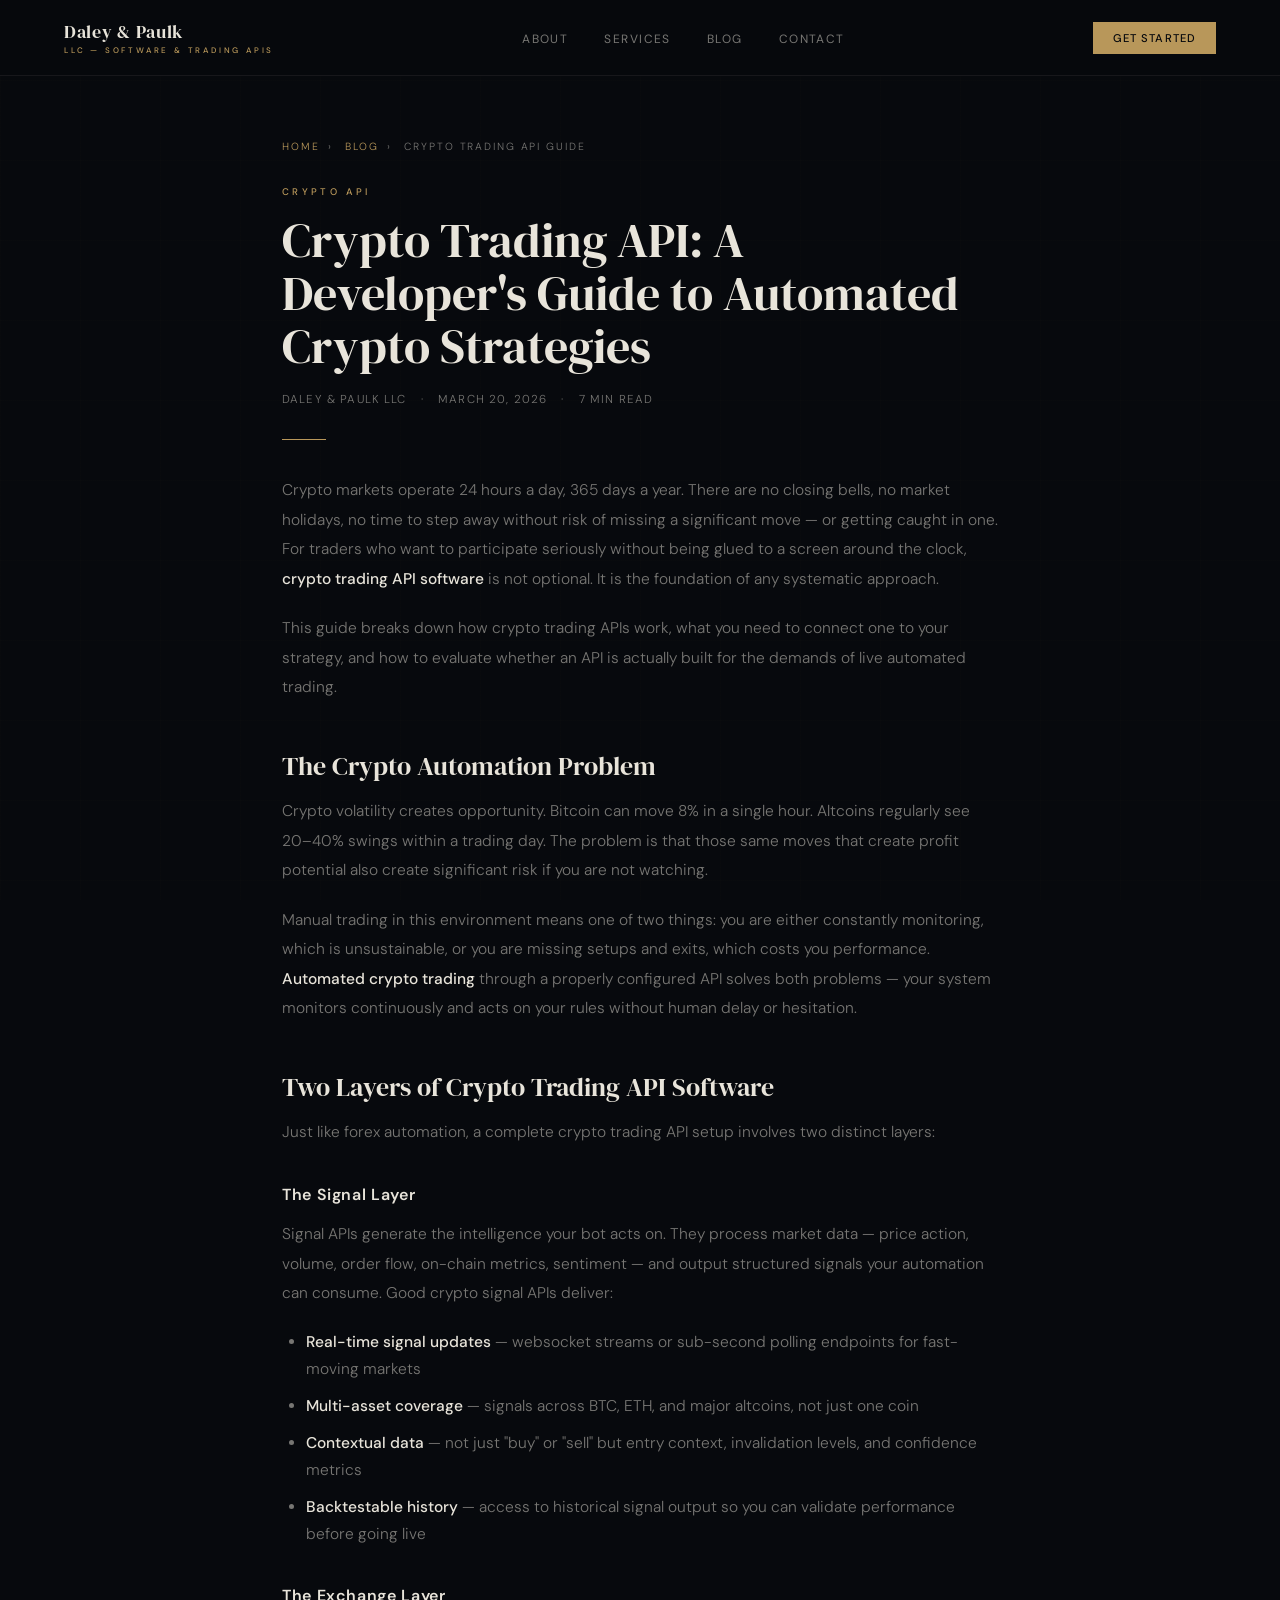
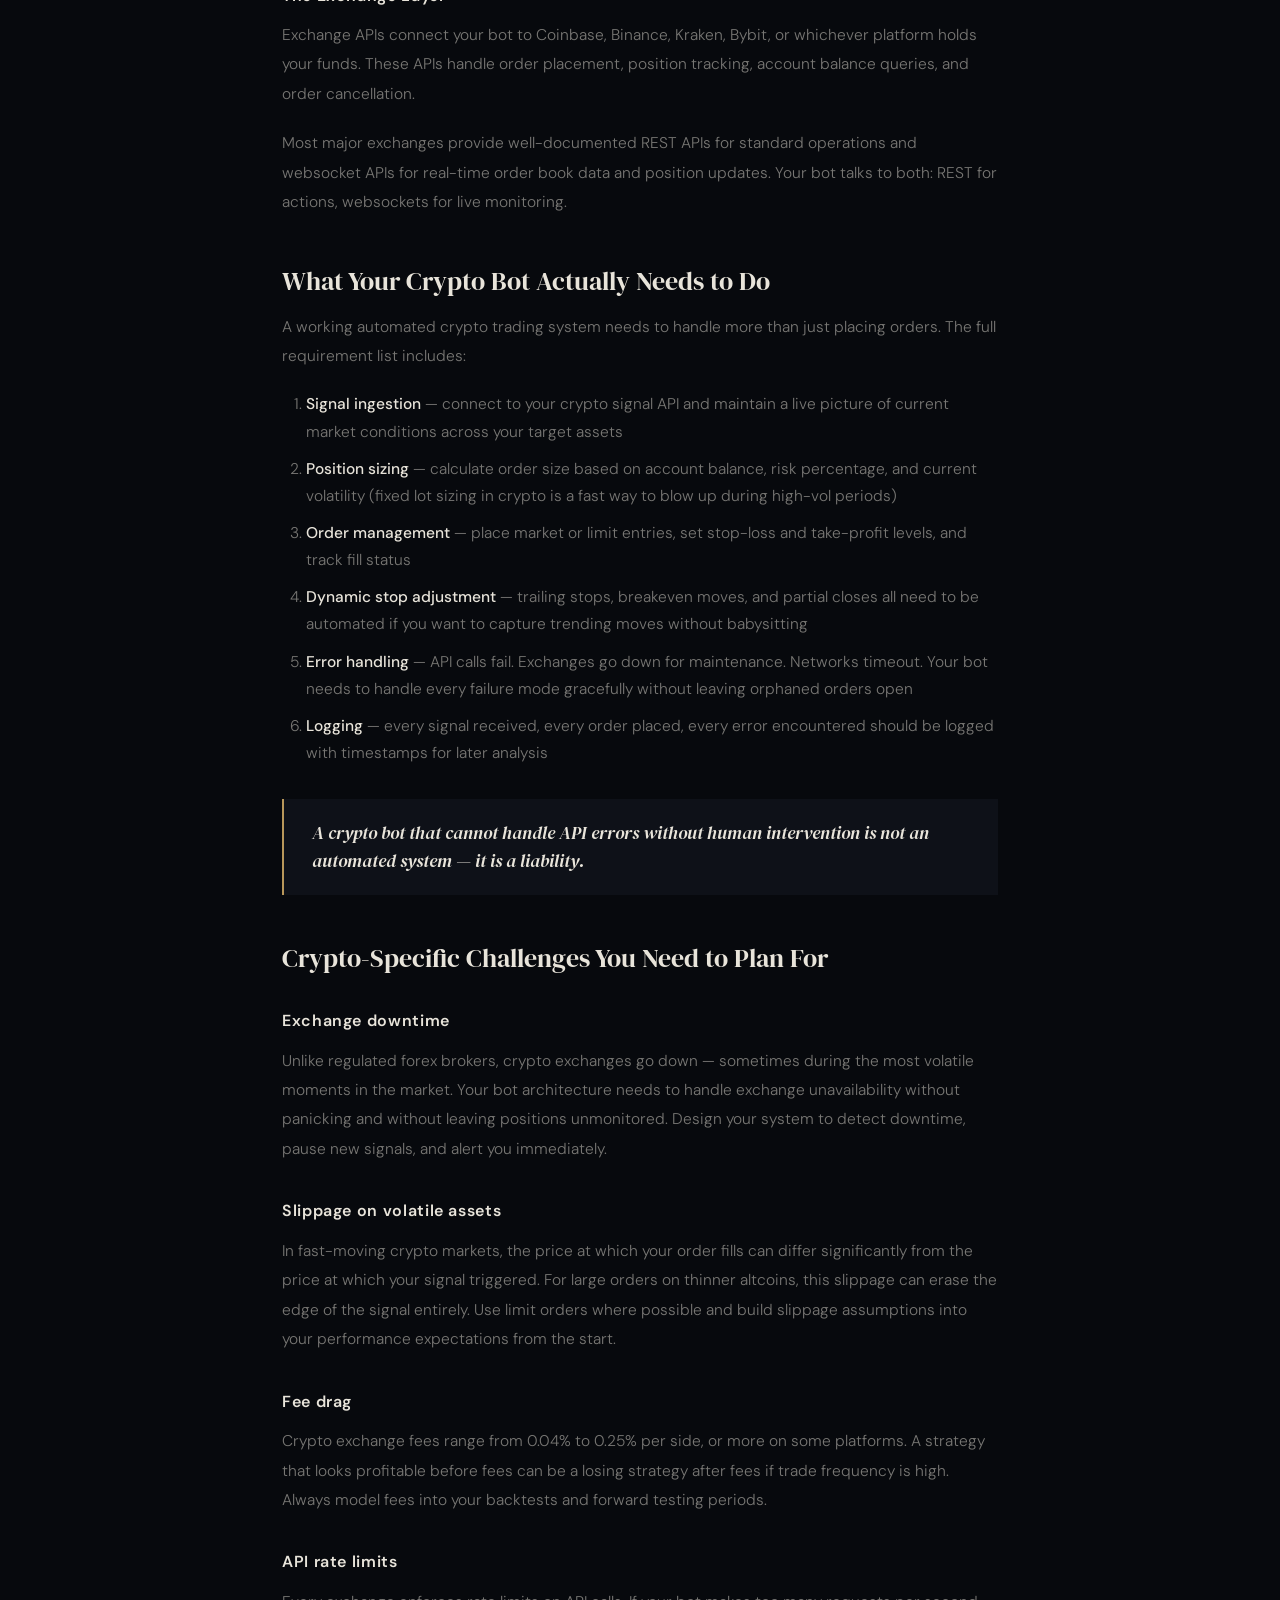
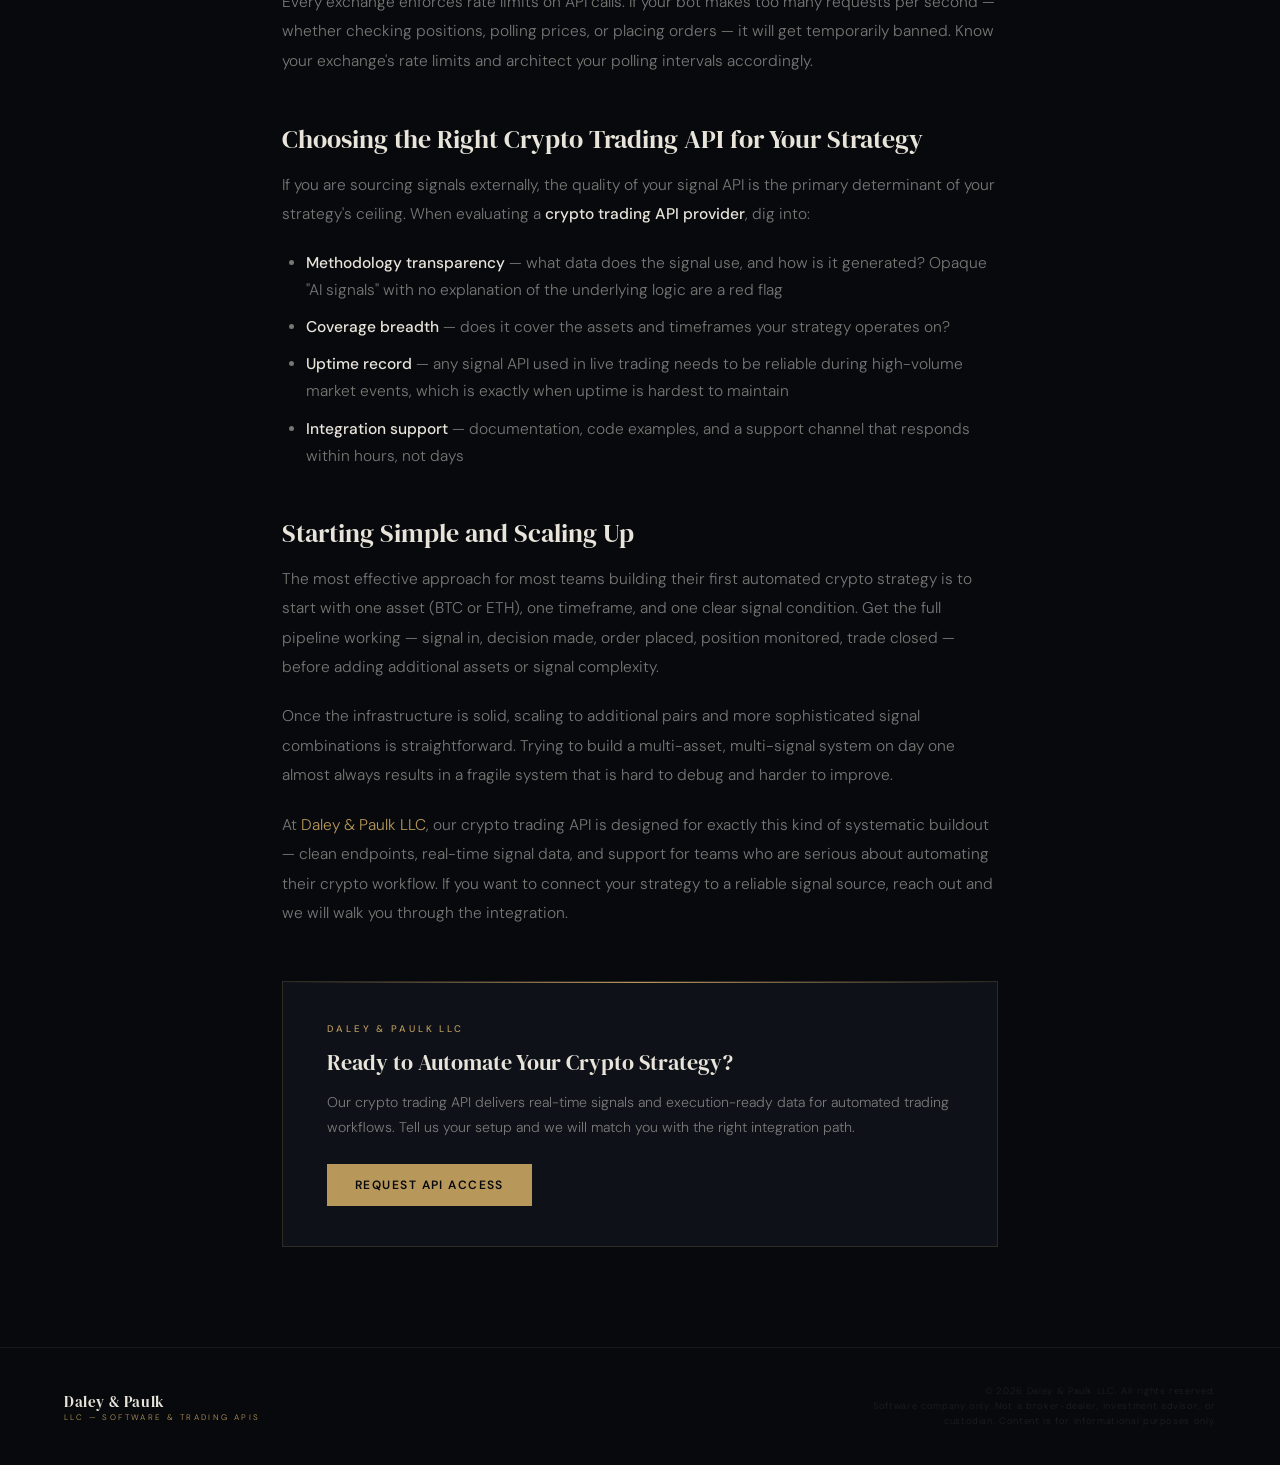
<file: blog/crypto-trading-api-automation.html>
<!DOCTYPE html>
<html lang="en">
<head>
  <meta charset="UTF-8" />
  <meta name="viewport" content="width=device-width, initial-scale=1.0" />
  <title>Crypto Trading API: A Developer's Guide to Automated Crypto Strategies | Daley &amp; Paulk LLC</title>
  <meta name="description" content="How to use a crypto trading API to build automated strategies. What signal data you need, how to connect to exchanges, and what separates reliable crypto APIs from unreliable ones." />
  <meta name="robots" content="index, follow" />
  <link rel="canonical" href="https://daleypaulk.com/blog/crypto-trading-api-automation.html" />
  <meta property="og:type" content="article" />
  <meta property="og:title" content="Crypto Trading API: A Developer's Guide to Automated Crypto Strategies" />
  <meta property="og:description" content="How to use a crypto trading API to build automated strategies — what signal data you need, how to connect to exchanges, and what to watch out for." />
  <meta property="og:url" content="https://daleypaulk.com/blog/crypto-trading-api-automation.html" />
  <script type="application/ld+json">
  {
    "@context": "https://schema.org",
    "@type": "Article",
    "headline": "Crypto Trading API: A Developer's Guide to Automated Crypto Strategies",
    "description": "How to use a crypto trading API to build automated strategies, what signal data you need, and what separates reliable APIs from unreliable ones.",
    "author": { "@type": "Organization", "name": "Daley & Paulk LLC" },
    "publisher": { "@type": "Organization", "name": "Daley & Paulk LLC", "url": "https://daleypaulk.com/" },
    "datePublished": "2026-03-20",
    "url": "https://daleypaulk.com/blog/crypto-trading-api-automation.html"
  }
  </script>
  <link rel="preconnect" href="https://fonts.googleapis.com" />
  <link rel="preconnect" href="https://fonts.gstatic.com" crossorigin />
  <link href="https://fonts.googleapis.com/css2?family=DM+Serif+Display:ital@0;1&family=DM+Sans:wght@300;400;500;600&display=swap" rel="stylesheet" />
  <link rel="stylesheet" href="blog.css" />
</head>
<body>

<nav>
  <a href="/" class="nav-logo">
    <span class="nav-logo-main">Daley &amp; Paulk</span>
    <span class="nav-logo-sub">LLC — Software &amp; Trading APIs</span>
  </a>
  <ul class="nav-links">
    <li><a href="/#about">About</a></li>
    <li><a href="/#products">Services</a></li>
    <li><a href="/blog/">Blog</a></li>
    <li><a href="/#contact">Contact</a></li>
  </ul>
  <a href="/#contact" class="nav-cta">Get Started</a>
</nav>

<div class="page-wrap">

  <div class="breadcrumb">
    <a href="/">Home</a><span>›</span>
    <a href="/blog/">Blog</a><span>›</span>
    Crypto Trading API Guide
  </div>

  <span class="article-label">Crypto API</span>
  <h1 class="article-title">Crypto Trading API: A Developer's Guide to Automated Crypto Strategies</h1>
  <div class="article-meta">
    Daley &amp; Paulk LLC <span>·</span> March 20, 2026 <span>·</span> 7 min read
  </div>
  <div class="gold-rule"></div>

  <div class="article-body">

    <p>Crypto markets operate 24 hours a day, 365 days a year. There are no closing bells, no market holidays, no time to step away without risk of missing a significant move — or getting caught in one. For traders who want to participate seriously without being glued to a screen around the clock, <strong>crypto trading API software</strong> is not optional. It is the foundation of any systematic approach.</p>

    <p>This guide breaks down how crypto trading APIs work, what you need to connect one to your strategy, and how to evaluate whether an API is actually built for the demands of live automated trading.</p>

    <h2>The Crypto Automation Problem</h2>

    <p>Crypto volatility creates opportunity. Bitcoin can move 8% in a single hour. Altcoins regularly see 20–40% swings within a trading day. The problem is that those same moves that create profit potential also create significant risk if you are not watching.</p>

    <p>Manual trading in this environment means one of two things: you are either constantly monitoring, which is unsustainable, or you are missing setups and exits, which costs you performance. <strong>Automated crypto trading</strong> through a properly configured API solves both problems — your system monitors continuously and acts on your rules without human delay or hesitation.</p>

    <h2>Two Layers of Crypto Trading API Software</h2>

    <p>Just like forex automation, a complete crypto trading API setup involves two distinct layers:</p>

    <h3>The Signal Layer</h3>

    <p>Signal APIs generate the intelligence your bot acts on. They process market data — price action, volume, order flow, on-chain metrics, sentiment — and output structured signals your automation can consume. Good crypto signal APIs deliver:</p>

    <ul>
      <li><strong>Real-time signal updates</strong> — websocket streams or sub-second polling endpoints for fast-moving markets</li>
      <li><strong>Multi-asset coverage</strong> — signals across BTC, ETH, and major altcoins, not just one coin</li>
      <li><strong>Contextual data</strong> — not just "buy" or "sell" but entry context, invalidation levels, and confidence metrics</li>
      <li><strong>Backtestable history</strong> — access to historical signal output so you can validate performance before going live</li>
    </ul>

    <h3>The Exchange Layer</h3>

    <p>Exchange APIs connect your bot to Coinbase, Binance, Kraken, Bybit, or whichever platform holds your funds. These APIs handle order placement, position tracking, account balance queries, and order cancellation.</p>

    <p>Most major exchanges provide well-documented REST APIs for standard operations and websocket APIs for real-time order book data and position updates. Your bot talks to both: REST for actions, websockets for live monitoring.</p>

    <h2>What Your Crypto Bot Actually Needs to Do</h2>

    <p>A working automated crypto trading system needs to handle more than just placing orders. The full requirement list includes:</p>

    <ol>
      <li><strong>Signal ingestion</strong> — connect to your crypto signal API and maintain a live picture of current market conditions across your target assets</li>
      <li><strong>Position sizing</strong> — calculate order size based on account balance, risk percentage, and current volatility (fixed lot sizing in crypto is a fast way to blow up during high-vol periods)</li>
      <li><strong>Order management</strong> — place market or limit entries, set stop-loss and take-profit levels, and track fill status</li>
      <li><strong>Dynamic stop adjustment</strong> — trailing stops, breakeven moves, and partial closes all need to be automated if you want to capture trending moves without babysitting</li>
      <li><strong>Error handling</strong> — API calls fail. Exchanges go down for maintenance. Networks timeout. Your bot needs to handle every failure mode gracefully without leaving orphaned orders open</li>
      <li><strong>Logging</strong> — every signal received, every order placed, every error encountered should be logged with timestamps for later analysis</li>
    </ol>

    <blockquote>A crypto bot that cannot handle API errors without human intervention is not an automated system — it is a liability.</blockquote>

    <h2>Crypto-Specific Challenges You Need to Plan For</h2>

    <h3>Exchange downtime</h3>
    <p>Unlike regulated forex brokers, crypto exchanges go down — sometimes during the most volatile moments in the market. Your bot architecture needs to handle exchange unavailability without panicking and without leaving positions unmonitored. Design your system to detect downtime, pause new signals, and alert you immediately.</p>

    <h3>Slippage on volatile assets</h3>
    <p>In fast-moving crypto markets, the price at which your order fills can differ significantly from the price at which your signal triggered. For large orders on thinner altcoins, this slippage can erase the edge of the signal entirely. Use limit orders where possible and build slippage assumptions into your performance expectations from the start.</p>

    <h3>Fee drag</h3>
    <p>Crypto exchange fees range from 0.04% to 0.25% per side, or more on some platforms. A strategy that looks profitable before fees can be a losing strategy after fees if trade frequency is high. Always model fees into your backtests and forward testing periods.</p>

    <h3>API rate limits</h3>
    <p>Every exchange enforces rate limits on API calls. If your bot makes too many requests per second — whether checking positions, polling prices, or placing orders — it will get temporarily banned. Know your exchange's rate limits and architect your polling intervals accordingly.</p>

    <h2>Choosing the Right Crypto Trading API for Your Strategy</h2>

    <p>If you are sourcing signals externally, the quality of your signal API is the primary determinant of your strategy's ceiling. When evaluating a <strong>crypto trading API provider</strong>, dig into:</p>

    <ul>
      <li><strong>Methodology transparency</strong> — what data does the signal use, and how is it generated? Opaque "AI signals" with no explanation of the underlying logic are a red flag</li>
      <li><strong>Coverage breadth</strong> — does it cover the assets and timeframes your strategy operates on?</li>
      <li><strong>Uptime record</strong> — any signal API used in live trading needs to be reliable during high-volume market events, which is exactly when uptime is hardest to maintain</li>
      <li><strong>Integration support</strong> — documentation, code examples, and a support channel that responds within hours, not days</li>
    </ul>

    <h2>Starting Simple and Scaling Up</h2>

    <p>The most effective approach for most teams building their first automated crypto strategy is to start with one asset (BTC or ETH), one timeframe, and one clear signal condition. Get the full pipeline working — signal in, decision made, order placed, position monitored, trade closed — before adding additional assets or signal complexity.</p>

    <p>Once the infrastructure is solid, scaling to additional pairs and more sophisticated signal combinations is straightforward. Trying to build a multi-asset, multi-signal system on day one almost always results in a fragile system that is hard to debug and harder to improve.</p>

    <p>At <a href="/">Daley &amp; Paulk LLC</a>, our crypto trading API is designed for exactly this kind of systematic buildout — clean endpoints, real-time signal data, and support for teams who are serious about automating their crypto workflow. If you want to connect your strategy to a reliable signal source, reach out and we will walk you through the integration.</p>

  </div>

  <div class="article-cta">
    <span class="article-cta-label">Daley &amp; Paulk LLC</span>
    <h3>Ready to Automate Your Crypto Strategy?</h3>
    <p>Our crypto trading API delivers real-time signals and execution-ready data for automated trading workflows. Tell us your setup and we will match you with the right integration path.</p>
    <a href="/#contact" class="btn-gold">Request API Access</a>
  </div>

</div>

<footer>
  <div class="footer-inner">
    <div>
      <div class="footer-brand-name">Daley &amp; Paulk</div>
      <div class="footer-brand-sub">LLC — Software &amp; Trading APIs</div>
    </div>
    <div class="footer-legal">
      &copy; 2026 Daley &amp; Paulk LLC. All rights reserved.<br/>
      Software company only. Not a broker-dealer, investment advisor, or custodian. Content is for informational purposes only.
    </div>
  </div>
</footer>

</body>
</html>
</file>
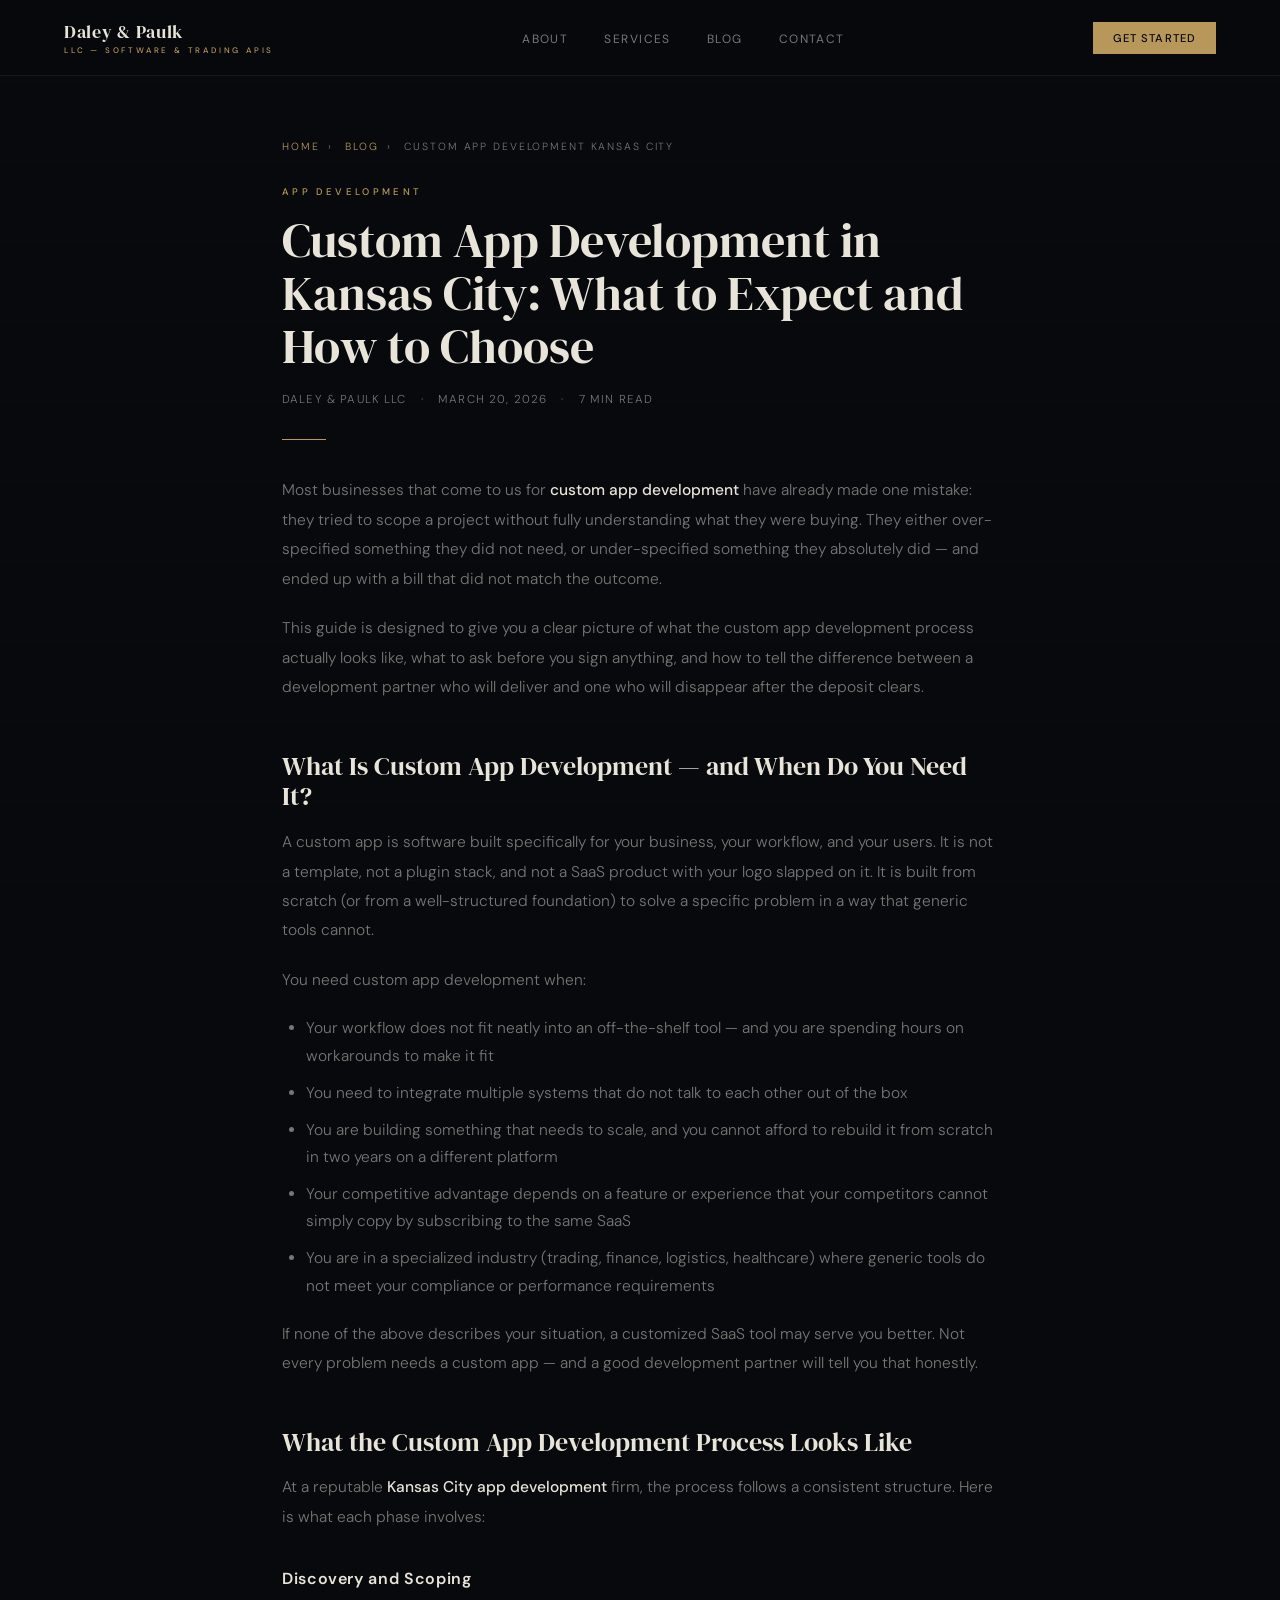
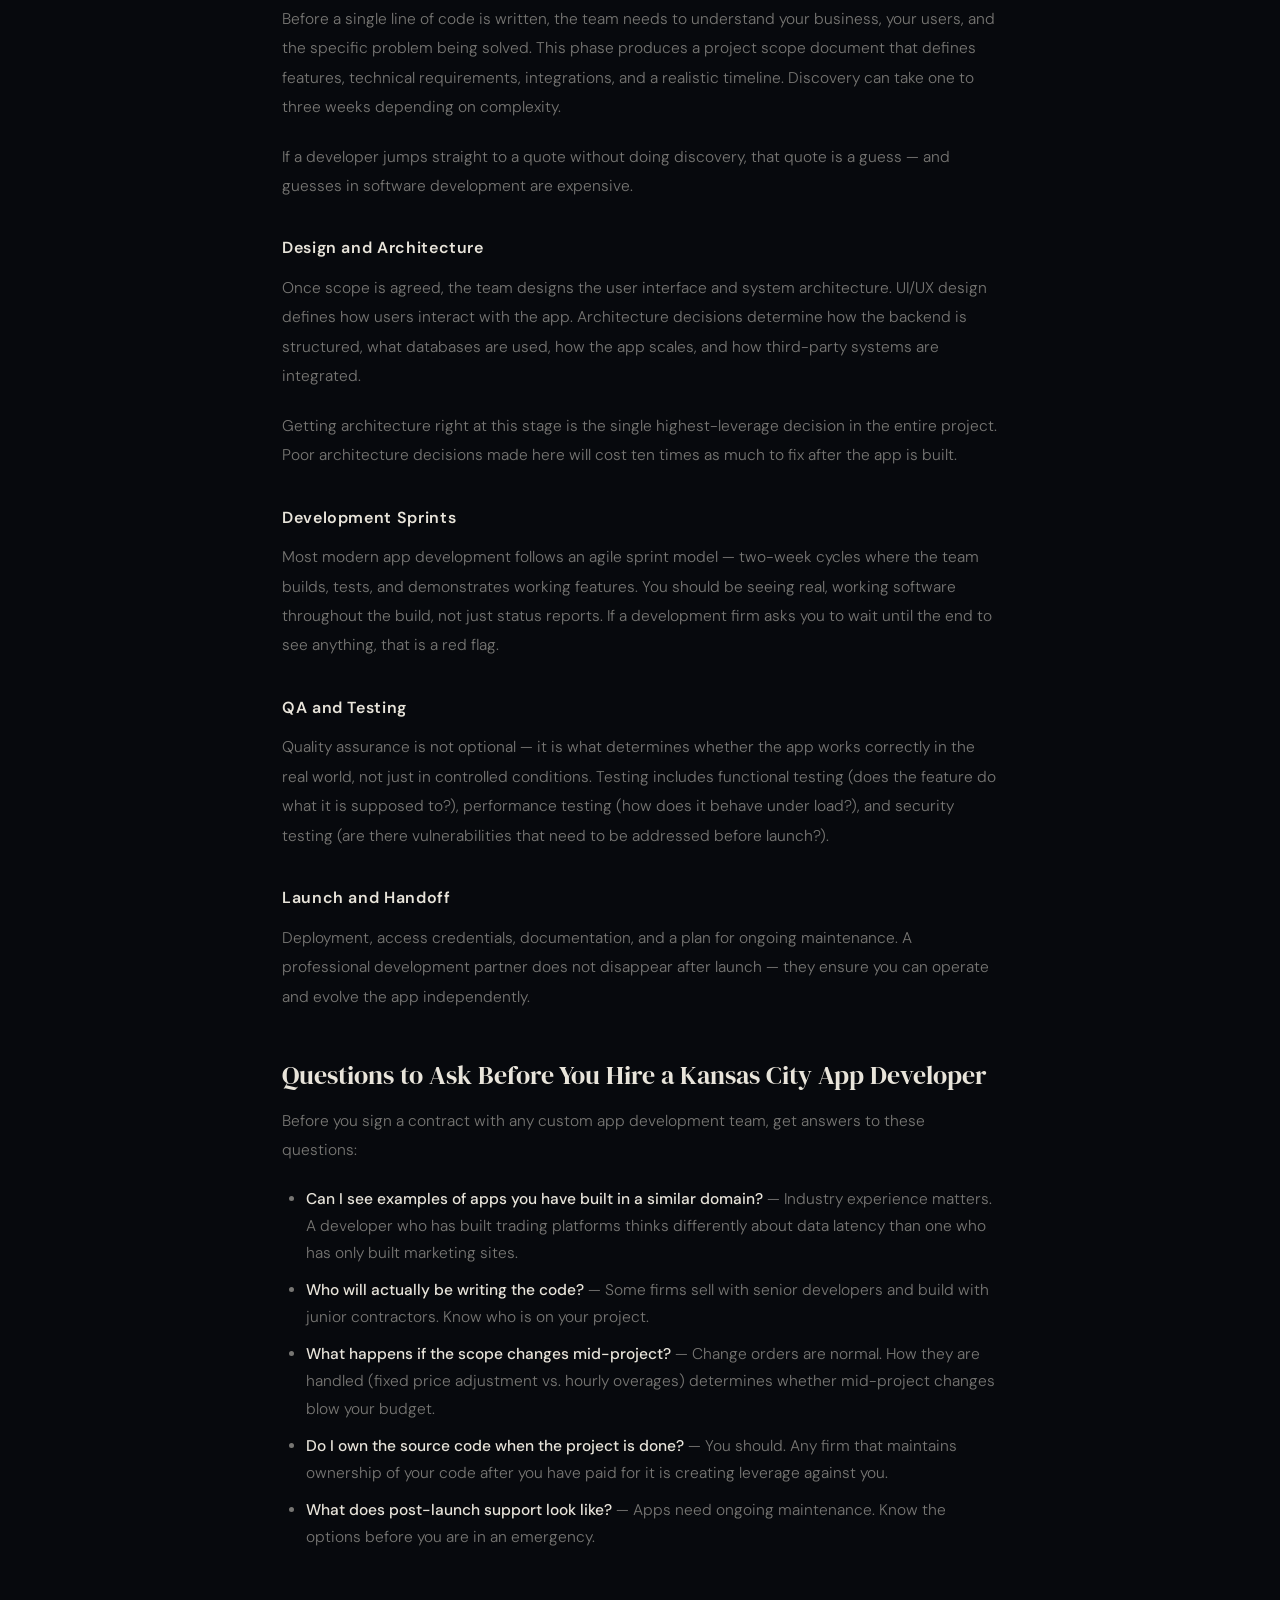
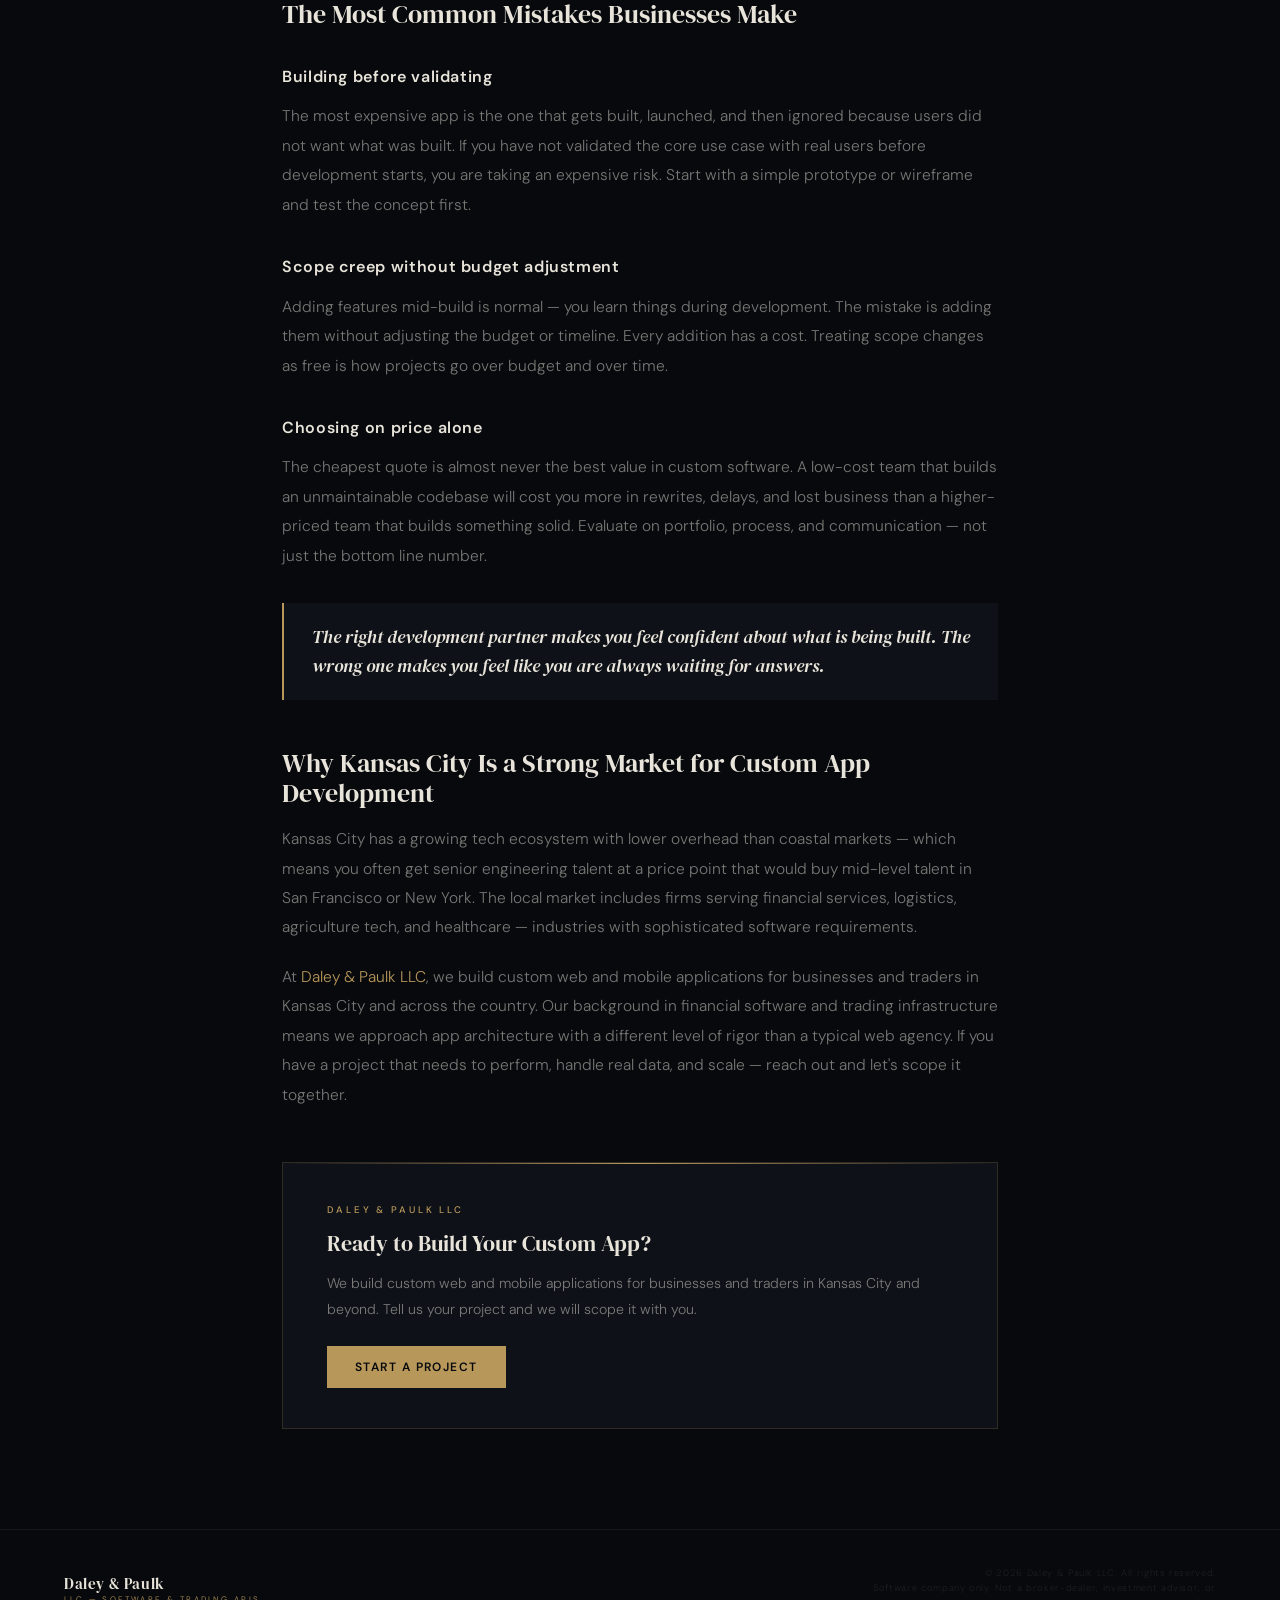
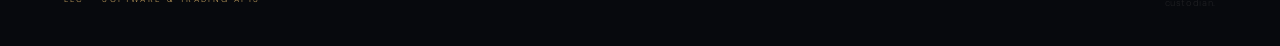
<file: blog/custom-app-development-kansas-city.html>
<!DOCTYPE html>
<html lang="en">
<head>
  <meta charset="UTF-8" />
  <meta name="viewport" content="width=device-width, initial-scale=1.0" />
  <title>Custom App Development in Kansas City: What to Expect | Daley &amp; Paulk LLC</title>
  <meta name="description" content="What the custom app development process looks like, what questions to ask before you hire a Kansas City app developer, and how to avoid the most common mistakes businesses make." />
  <meta name="robots" content="index, follow" />
  <link rel="canonical" href="https://daleypaulk.com/blog/custom-app-development-kansas-city.html" />
  <meta property="og:type" content="article" />
  <meta property="og:title" content="Custom App Development in Kansas City: What to Expect and How to Choose" />
  <meta property="og:description" content="What the custom app development process looks like, what questions to ask before you hire, and how to avoid the most common mistakes." />
  <meta property="og:url" content="https://daleypaulk.com/blog/custom-app-development-kansas-city.html" />
  <script type="application/ld+json">
  {
    "@context": "https://schema.org",
    "@type": "Article",
    "headline": "Custom App Development in Kansas City: What to Expect and How to Choose",
    "description": "What the custom app development process looks like, questions to ask before you hire a Kansas City app developer, and how to avoid common mistakes.",
    "author": { "@type": "Organization", "name": "Daley & Paulk LLC" },
    "publisher": { "@type": "Organization", "name": "Daley & Paulk LLC", "url": "https://daleypaulk.com/" },
    "datePublished": "2026-03-20",
    "url": "https://daleypaulk.com/blog/custom-app-development-kansas-city.html"
  }
  </script>
  <link rel="preconnect" href="https://fonts.googleapis.com" />
  <link rel="preconnect" href="https://fonts.gstatic.com" crossorigin />
  <link href="https://fonts.googleapis.com/css2?family=DM+Serif+Display:ital@0;1&family=DM+Sans:wght@300;400;500;600&display=swap" rel="stylesheet" />
  <link rel="stylesheet" href="blog.css" />
</head>
<body>

<nav>
  <a href="/" class="nav-logo">
    <span class="nav-logo-main">Daley &amp; Paulk</span>
    <span class="nav-logo-sub">LLC — Software &amp; Trading APIs</span>
  </a>
  <ul class="nav-links">
    <li><a href="/#about">About</a></li>
    <li><a href="/#products">Services</a></li>
    <li><a href="/blog/">Blog</a></li>
    <li><a href="/#contact">Contact</a></li>
  </ul>
  <a href="/#contact" class="nav-cta">Get Started</a>
</nav>

<div class="page-wrap">

  <div class="breadcrumb">
    <a href="/">Home</a><span>›</span>
    <a href="/blog/">Blog</a><span>›</span>
    Custom App Development Kansas City
  </div>

  <span class="article-label">App Development</span>
  <h1 class="article-title">Custom App Development in Kansas City: What to Expect and How to Choose</h1>
  <div class="article-meta">
    Daley &amp; Paulk LLC <span>·</span> March 20, 2026 <span>·</span> 7 min read
  </div>
  <div class="gold-rule"></div>

  <div class="article-body">

    <p>Most businesses that come to us for <strong>custom app development</strong> have already made one mistake: they tried to scope a project without fully understanding what they were buying. They either over-specified something they did not need, or under-specified something they absolutely did — and ended up with a bill that did not match the outcome.</p>

    <p>This guide is designed to give you a clear picture of what the custom app development process actually looks like, what to ask before you sign anything, and how to tell the difference between a development partner who will deliver and one who will disappear after the deposit clears.</p>

    <h2>What Is Custom App Development — and When Do You Need It?</h2>

    <p>A custom app is software built specifically for your business, your workflow, and your users. It is not a template, not a plugin stack, and not a SaaS product with your logo slapped on it. It is built from scratch (or from a well-structured foundation) to solve a specific problem in a way that generic tools cannot.</p>

    <p>You need custom app development when:</p>

    <ul>
      <li>Your workflow does not fit neatly into an off-the-shelf tool — and you are spending hours on workarounds to make it fit</li>
      <li>You need to integrate multiple systems that do not talk to each other out of the box</li>
      <li>You are building something that needs to scale, and you cannot afford to rebuild it from scratch in two years on a different platform</li>
      <li>Your competitive advantage depends on a feature or experience that your competitors cannot simply copy by subscribing to the same SaaS</li>
      <li>You are in a specialized industry (trading, finance, logistics, healthcare) where generic tools do not meet your compliance or performance requirements</li>
    </ul>

    <p>If none of the above describes your situation, a customized SaaS tool may serve you better. Not every problem needs a custom app — and a good development partner will tell you that honestly.</p>

    <h2>What the Custom App Development Process Looks Like</h2>

    <p>At a reputable <strong>Kansas City app development</strong> firm, the process follows a consistent structure. Here is what each phase involves:</p>

    <h3>Discovery and Scoping</h3>

    <p>Before a single line of code is written, the team needs to understand your business, your users, and the specific problem being solved. This phase produces a project scope document that defines features, technical requirements, integrations, and a realistic timeline. Discovery can take one to three weeks depending on complexity.</p>

    <p>If a developer jumps straight to a quote without doing discovery, that quote is a guess — and guesses in software development are expensive.</p>

    <h3>Design and Architecture</h3>

    <p>Once scope is agreed, the team designs the user interface and system architecture. UI/UX design defines how users interact with the app. Architecture decisions determine how the backend is structured, what databases are used, how the app scales, and how third-party systems are integrated.</p>

    <p>Getting architecture right at this stage is the single highest-leverage decision in the entire project. Poor architecture decisions made here will cost ten times as much to fix after the app is built.</p>

    <h3>Development Sprints</h3>

    <p>Most modern app development follows an agile sprint model — two-week cycles where the team builds, tests, and demonstrates working features. You should be seeing real, working software throughout the build, not just status reports. If a development firm asks you to wait until the end to see anything, that is a red flag.</p>

    <h3>QA and Testing</h3>

    <p>Quality assurance is not optional — it is what determines whether the app works correctly in the real world, not just in controlled conditions. Testing includes functional testing (does the feature do what it is supposed to?), performance testing (how does it behave under load?), and security testing (are there vulnerabilities that need to be addressed before launch?).</p>

    <h3>Launch and Handoff</h3>

    <p>Deployment, access credentials, documentation, and a plan for ongoing maintenance. A professional development partner does not disappear after launch — they ensure you can operate and evolve the app independently.</p>

    <h2>Questions to Ask Before You Hire a Kansas City App Developer</h2>

    <p>Before you sign a contract with any custom app development team, get answers to these questions:</p>

    <ul>
      <li><strong>Can I see examples of apps you have built in a similar domain?</strong> — Industry experience matters. A developer who has built trading platforms thinks differently about data latency than one who has only built marketing sites.</li>
      <li><strong>Who will actually be writing the code?</strong> — Some firms sell with senior developers and build with junior contractors. Know who is on your project.</li>
      <li><strong>What happens if the scope changes mid-project?</strong> — Change orders are normal. How they are handled (fixed price adjustment vs. hourly overages) determines whether mid-project changes blow your budget.</li>
      <li><strong>Do I own the source code when the project is done?</strong> — You should. Any firm that maintains ownership of your code after you have paid for it is creating leverage against you.</li>
      <li><strong>What does post-launch support look like?</strong> — Apps need ongoing maintenance. Know the options before you are in an emergency.</li>
    </ul>

    <h2>The Most Common Mistakes Businesses Make</h2>

    <h3>Building before validating</h3>
    <p>The most expensive app is the one that gets built, launched, and then ignored because users did not want what was built. If you have not validated the core use case with real users before development starts, you are taking an expensive risk. Start with a simple prototype or wireframe and test the concept first.</p>

    <h3>Scope creep without budget adjustment</h3>
    <p>Adding features mid-build is normal — you learn things during development. The mistake is adding them without adjusting the budget or timeline. Every addition has a cost. Treating scope changes as free is how projects go over budget and over time.</p>

    <h3>Choosing on price alone</h3>
    <p>The cheapest quote is almost never the best value in custom software. A low-cost team that builds an unmaintainable codebase will cost you more in rewrites, delays, and lost business than a higher-priced team that builds something solid. Evaluate on portfolio, process, and communication — not just the bottom line number.</p>

    <blockquote>The right development partner makes you feel confident about what is being built. The wrong one makes you feel like you are always waiting for answers.</blockquote>

    <h2>Why Kansas City Is a Strong Market for Custom App Development</h2>

    <p>Kansas City has a growing tech ecosystem with lower overhead than coastal markets — which means you often get senior engineering talent at a price point that would buy mid-level talent in San Francisco or New York. The local market includes firms serving financial services, logistics, agriculture tech, and healthcare — industries with sophisticated software requirements.</p>

    <p>At <a href="/">Daley &amp; Paulk LLC</a>, we build custom web and mobile applications for businesses and traders in Kansas City and across the country. Our background in financial software and trading infrastructure means we approach app architecture with a different level of rigor than a typical web agency. If you have a project that needs to perform, handle real data, and scale — reach out and let's scope it together.</p>

  </div>

  <div class="article-cta">
    <span class="article-cta-label">Daley &amp; Paulk LLC</span>
    <h3>Ready to Build Your Custom App?</h3>
    <p>We build custom web and mobile applications for businesses and traders in Kansas City and beyond. Tell us your project and we will scope it with you.</p>
    <a href="/#contact" class="btn-gold">Start a Project</a>
  </div>

</div>

<footer>
  <div class="footer-inner">
    <div>
      <div class="footer-brand-name">Daley &amp; Paulk</div>
      <div class="footer-brand-sub">LLC — Software &amp; Trading APIs</div>
    </div>
    <div class="footer-legal">
      &copy; 2026 Daley &amp; Paulk LLC. All rights reserved.<br/>
      Software company only. Not a broker-dealer, investment advisor, or custodian.
    </div>
  </div>
</footer>

</body>
</html>
</file>
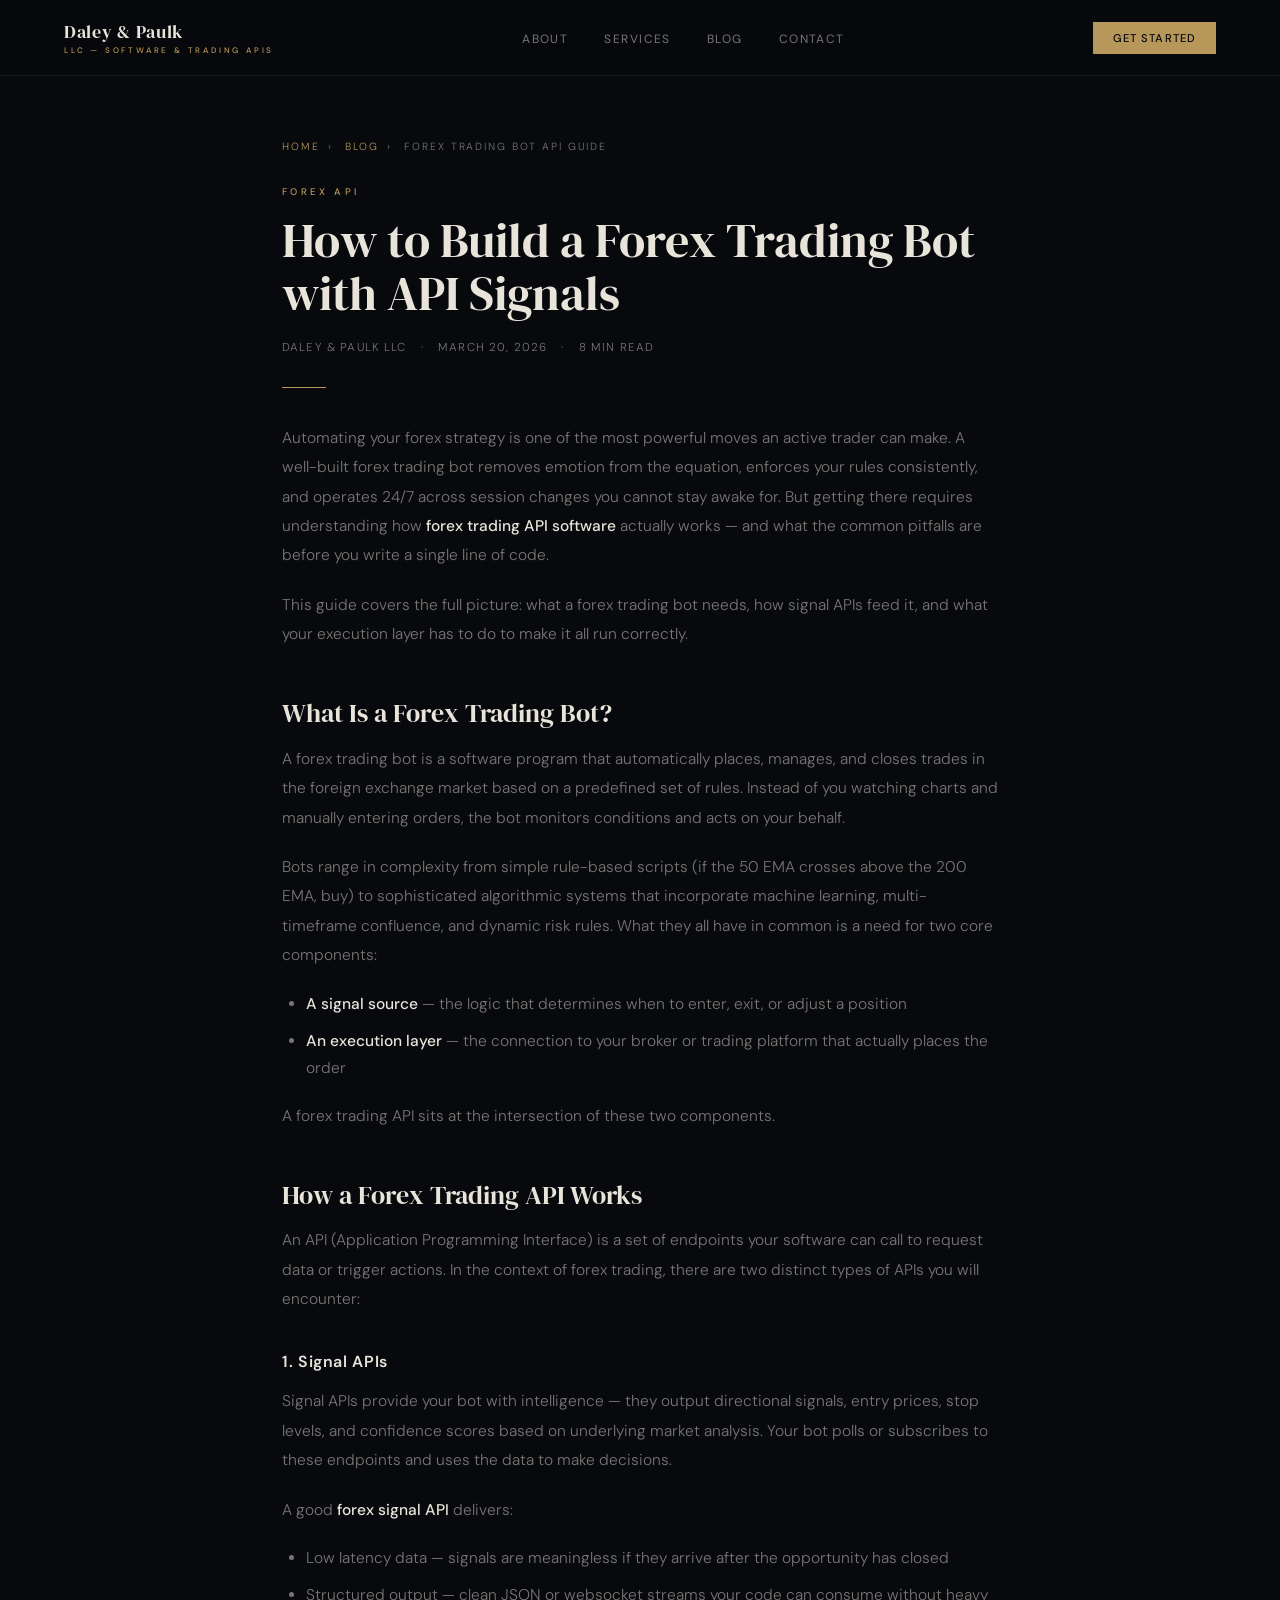
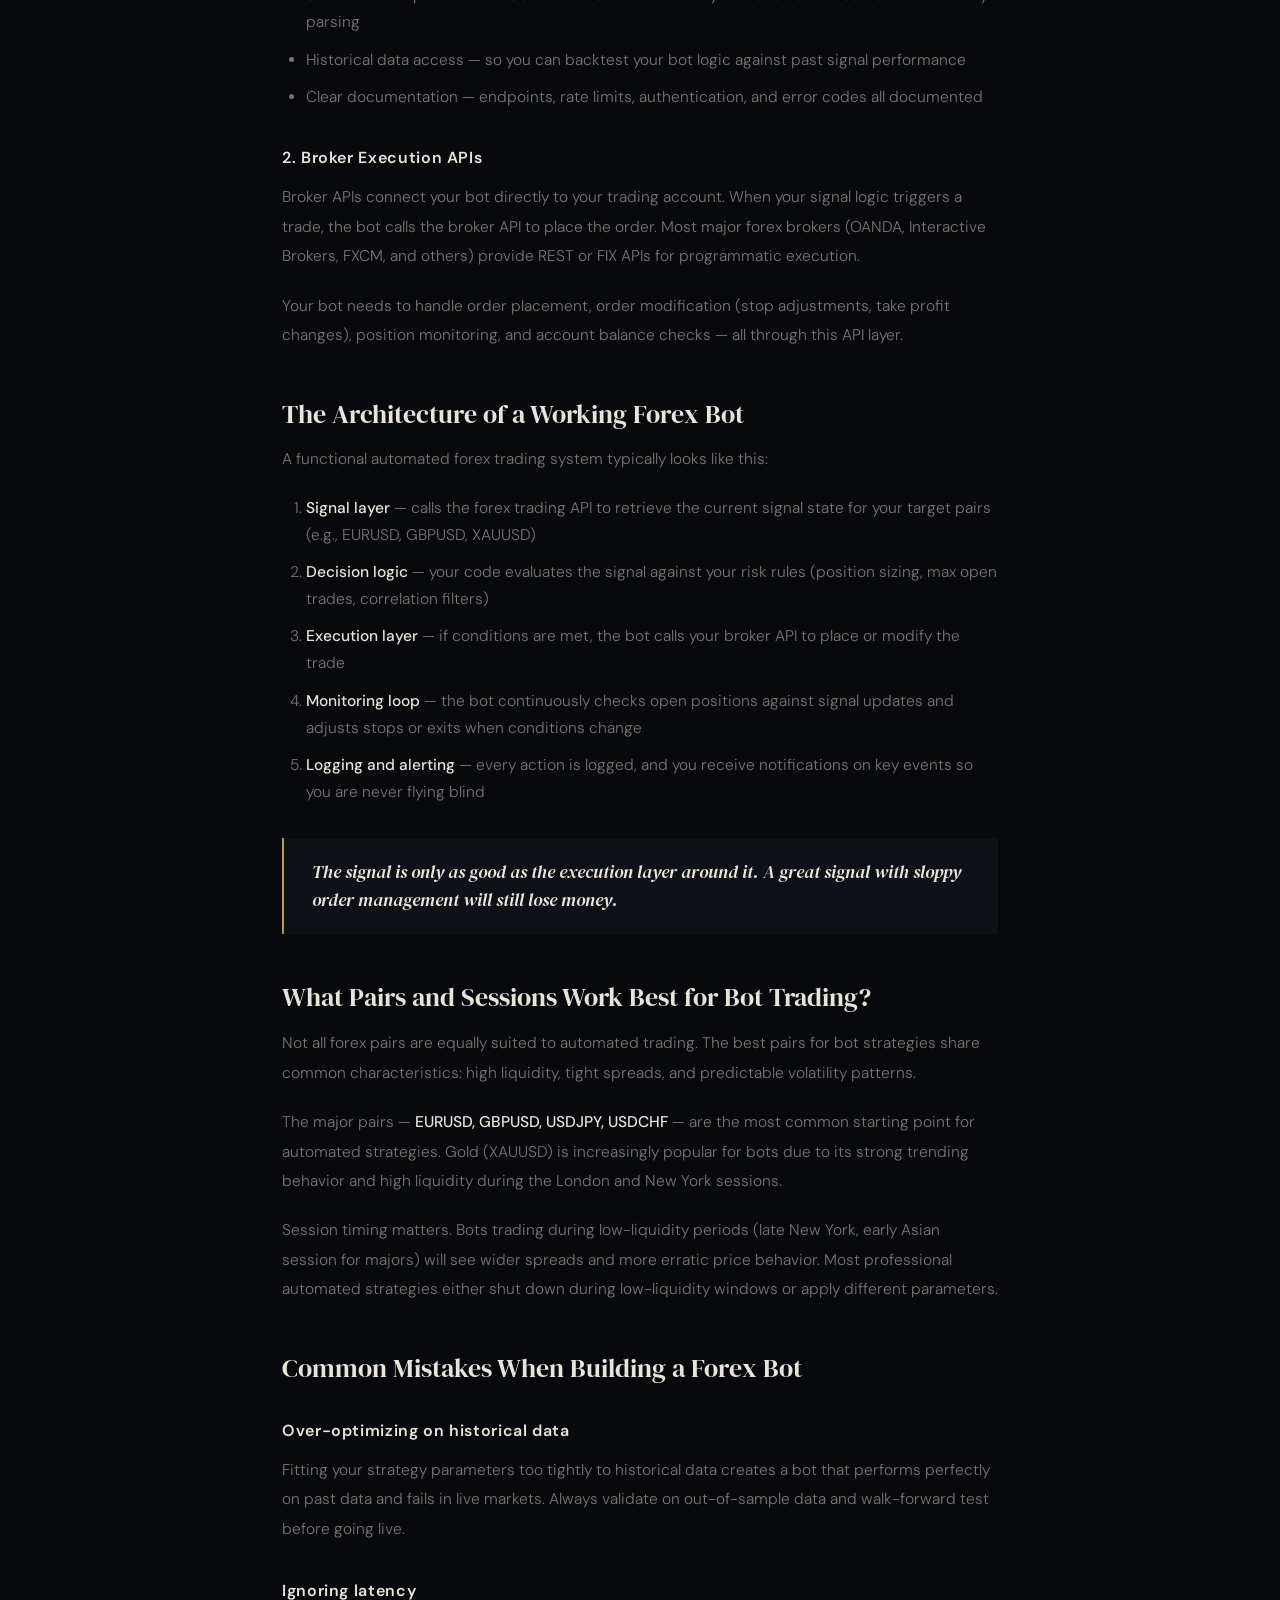
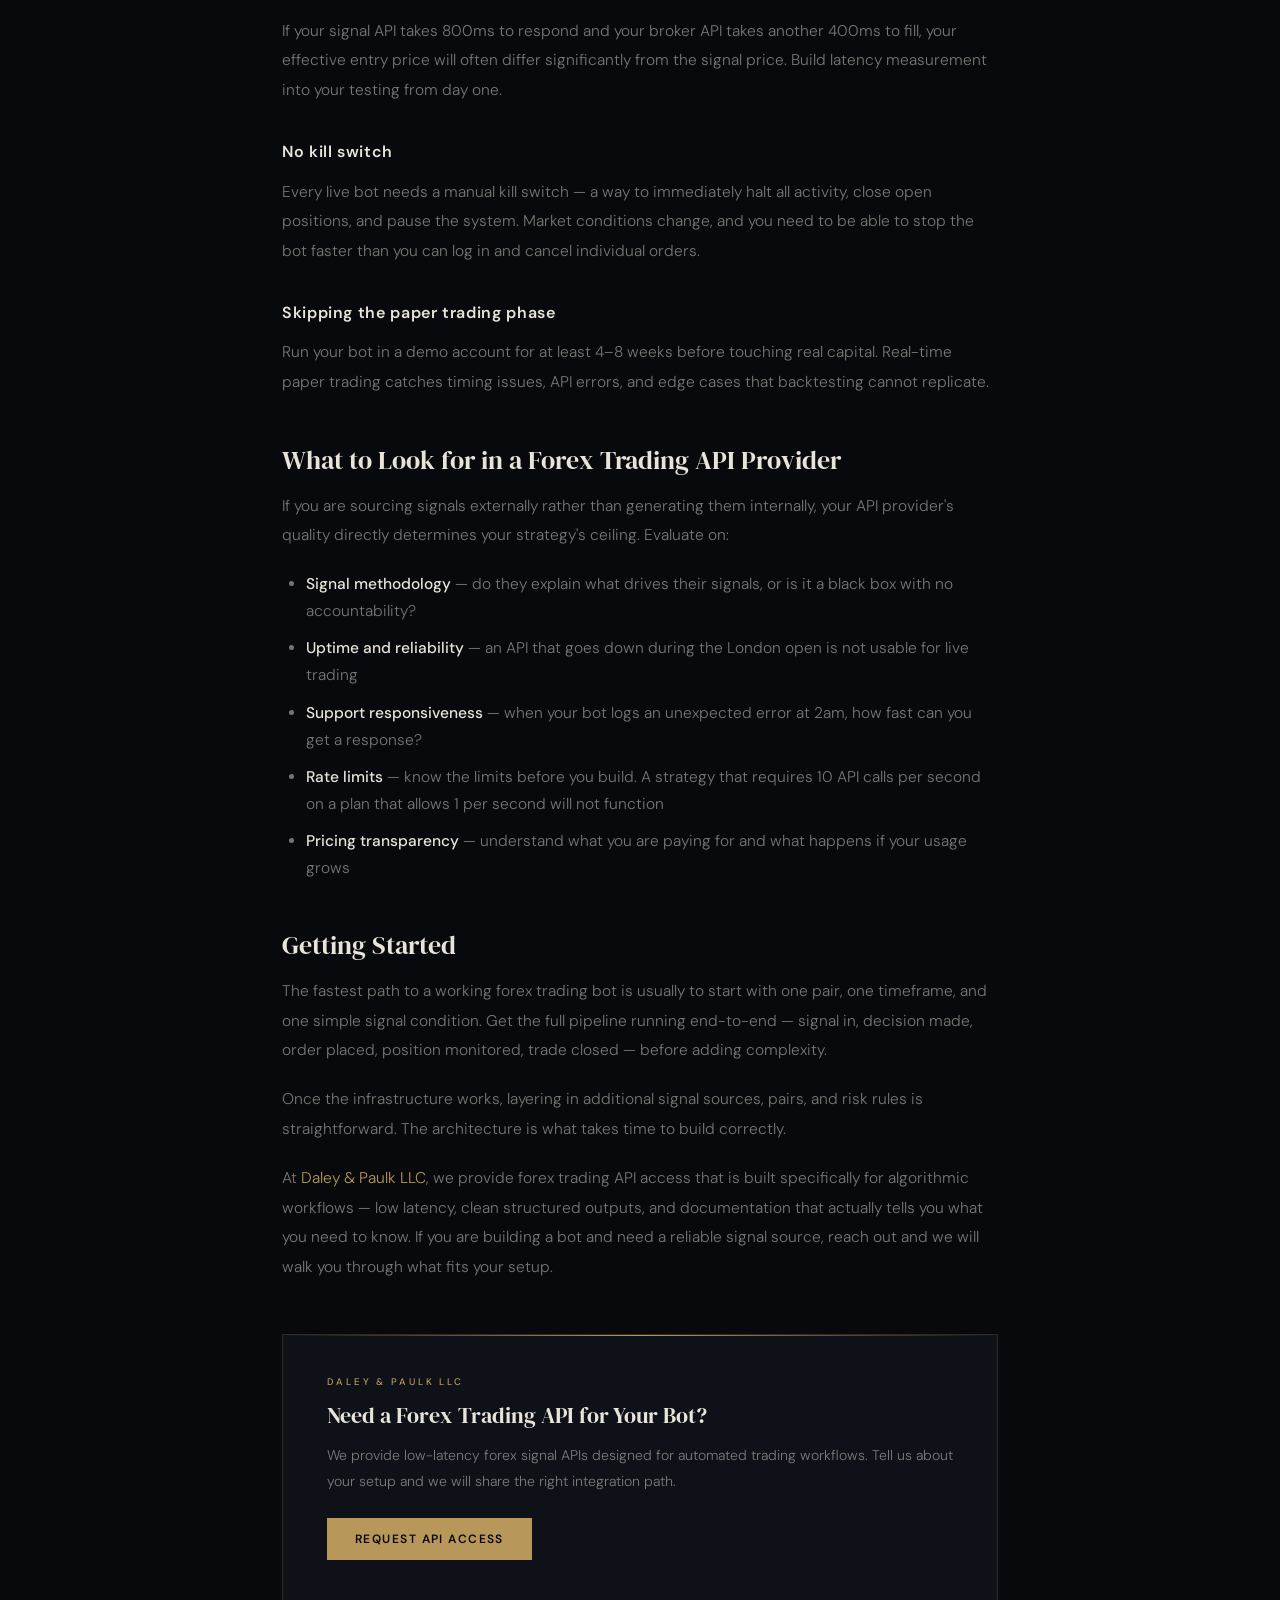
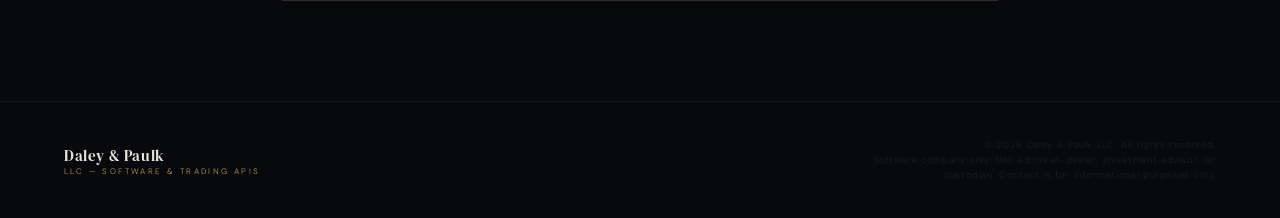
<file: blog/forex-trading-bot-api-guide.html>
<!DOCTYPE html>
<html lang="en">
<head>
  <meta charset="UTF-8" />
  <meta name="viewport" content="width=device-width, initial-scale=1.0" />
  <title>How to Build a Forex Trading Bot with API Signals | Daley &amp; Paulk LLC</title>
  <meta name="description" content="A practical guide to forex trading bot API software. Learn how signal APIs work, what you need to connect them to your execution layer, and how to automate your forex strategy." />
  <meta name="robots" content="index, follow" />
  <link rel="canonical" href="https://daleypaulk.com/blog/forex-trading-bot-api-guide.html" />
  <meta property="og:type" content="article" />
  <meta property="og:title" content="How to Build a Forex Trading Bot with API Signals" />
  <meta property="og:description" content="How forex trading bot API software works, what you need to get started, and how to connect signal endpoints to your execution layer." />
  <meta property="og:url" content="https://daleypaulk.com/blog/forex-trading-bot-api-guide.html" />
  <script type="application/ld+json">
  {
    "@context": "https://schema.org",
    "@type": "Article",
    "headline": "How to Build a Forex Trading Bot with API Signals",
    "description": "A practical guide to forex trading bot API software — how signal APIs work, what you need to get started, and how to connect them to your execution layer.",
    "author": { "@type": "Organization", "name": "Daley & Paulk LLC" },
    "publisher": { "@type": "Organization", "name": "Daley & Paulk LLC", "url": "https://daleypaulk.com/" },
    "datePublished": "2026-03-20",
    "url": "https://daleypaulk.com/blog/forex-trading-bot-api-guide.html"
  }
  </script>
  <link rel="preconnect" href="https://fonts.googleapis.com" />
  <link rel="preconnect" href="https://fonts.gstatic.com" crossorigin />
  <link href="https://fonts.googleapis.com/css2?family=DM+Serif+Display:ital@0;1&family=DM+Sans:wght@300;400;500;600&display=swap" rel="stylesheet" />
  <link rel="stylesheet" href="blog.css" />
</head>
<body>

<nav>
  <a href="/" class="nav-logo">
    <span class="nav-logo-main">Daley &amp; Paulk</span>
    <span class="nav-logo-sub">LLC — Software &amp; Trading APIs</span>
  </a>
  <ul class="nav-links">
    <li><a href="/#about">About</a></li>
    <li><a href="/#products">Services</a></li>
    <li><a href="/blog/">Blog</a></li>
    <li><a href="/#contact">Contact</a></li>
  </ul>
  <a href="/#contact" class="nav-cta">Get Started</a>
</nav>

<div class="page-wrap">

  <div class="breadcrumb">
    <a href="/">Home</a><span>›</span>
    <a href="/blog/">Blog</a><span>›</span>
    Forex Trading Bot API Guide
  </div>

  <span class="article-label">Forex API</span>
  <h1 class="article-title">How to Build a Forex Trading Bot with API Signals</h1>
  <div class="article-meta">
    Daley &amp; Paulk LLC <span>·</span> March 20, 2026 <span>·</span> 8 min read
  </div>
  <div class="gold-rule"></div>

  <div class="article-body">

    <p>Automating your forex strategy is one of the most powerful moves an active trader can make. A well-built forex trading bot removes emotion from the equation, enforces your rules consistently, and operates 24/7 across session changes you cannot stay awake for. But getting there requires understanding how <strong>forex trading API software</strong> actually works — and what the common pitfalls are before you write a single line of code.</p>

    <p>This guide covers the full picture: what a forex trading bot needs, how signal APIs feed it, and what your execution layer has to do to make it all run correctly.</p>

    <h2>What Is a Forex Trading Bot?</h2>

    <p>A forex trading bot is a software program that automatically places, manages, and closes trades in the foreign exchange market based on a predefined set of rules. Instead of you watching charts and manually entering orders, the bot monitors conditions and acts on your behalf.</p>

    <p>Bots range in complexity from simple rule-based scripts (if the 50 EMA crosses above the 200 EMA, buy) to sophisticated algorithmic systems that incorporate machine learning, multi-timeframe confluence, and dynamic risk rules. What they all have in common is a need for two core components:</p>

    <ul>
      <li><strong>A signal source</strong> — the logic that determines when to enter, exit, or adjust a position</li>
      <li><strong>An execution layer</strong> — the connection to your broker or trading platform that actually places the order</li>
    </ul>

    <p>A forex trading API sits at the intersection of these two components.</p>

    <h2>How a Forex Trading API Works</h2>

    <p>An API (Application Programming Interface) is a set of endpoints your software can call to request data or trigger actions. In the context of forex trading, there are two distinct types of APIs you will encounter:</p>

    <h3>1. Signal APIs</h3>

    <p>Signal APIs provide your bot with intelligence — they output directional signals, entry prices, stop levels, and confidence scores based on underlying market analysis. Your bot polls or subscribes to these endpoints and uses the data to make decisions.</p>

    <p>A good <strong>forex signal API</strong> delivers:</p>
    <ul>
      <li>Low latency data — signals are meaningless if they arrive after the opportunity has closed</li>
      <li>Structured output — clean JSON or websocket streams your code can consume without heavy parsing</li>
      <li>Historical data access — so you can backtest your bot logic against past signal performance</li>
      <li>Clear documentation — endpoints, rate limits, authentication, and error codes all documented</li>
    </ul>

    <h3>2. Broker Execution APIs</h3>

    <p>Broker APIs connect your bot directly to your trading account. When your signal logic triggers a trade, the bot calls the broker API to place the order. Most major forex brokers (OANDA, Interactive Brokers, FXCM, and others) provide REST or FIX APIs for programmatic execution.</p>

    <p>Your bot needs to handle order placement, order modification (stop adjustments, take profit changes), position monitoring, and account balance checks — all through this API layer.</p>

    <h2>The Architecture of a Working Forex Bot</h2>

    <p>A functional automated forex trading system typically looks like this:</p>

    <ol>
      <li><strong>Signal layer</strong> — calls the forex trading API to retrieve the current signal state for your target pairs (e.g., EURUSD, GBPUSD, XAUUSD)</li>
      <li><strong>Decision logic</strong> — your code evaluates the signal against your risk rules (position sizing, max open trades, correlation filters)</li>
      <li><strong>Execution layer</strong> — if conditions are met, the bot calls your broker API to place or modify the trade</li>
      <li><strong>Monitoring loop</strong> — the bot continuously checks open positions against signal updates and adjusts stops or exits when conditions change</li>
      <li><strong>Logging and alerting</strong> — every action is logged, and you receive notifications on key events so you are never flying blind</li>
    </ol>

    <blockquote>The signal is only as good as the execution layer around it. A great signal with sloppy order management will still lose money.</blockquote>

    <h2>What Pairs and Sessions Work Best for Bot Trading?</h2>

    <p>Not all forex pairs are equally suited to automated trading. The best pairs for bot strategies share common characteristics: high liquidity, tight spreads, and predictable volatility patterns.</p>

    <p>The major pairs — <strong>EURUSD, GBPUSD, USDJPY, USDCHF</strong> — are the most common starting point for automated strategies. Gold (XAUUSD) is increasingly popular for bots due to its strong trending behavior and high liquidity during the London and New York sessions.</p>

    <p>Session timing matters. Bots trading during low-liquidity periods (late New York, early Asian session for majors) will see wider spreads and more erratic price behavior. Most professional automated strategies either shut down during low-liquidity windows or apply different parameters.</p>

    <h2>Common Mistakes When Building a Forex Bot</h2>

    <h3>Over-optimizing on historical data</h3>
    <p>Fitting your strategy parameters too tightly to historical data creates a bot that performs perfectly on past data and fails in live markets. Always validate on out-of-sample data and walk-forward test before going live.</p>

    <h3>Ignoring latency</h3>
    <p>If your signal API takes 800ms to respond and your broker API takes another 400ms to fill, your effective entry price will often differ significantly from the signal price. Build latency measurement into your testing from day one.</p>

    <h3>No kill switch</h3>
    <p>Every live bot needs a manual kill switch — a way to immediately halt all activity, close open positions, and pause the system. Market conditions change, and you need to be able to stop the bot faster than you can log in and cancel individual orders.</p>

    <h3>Skipping the paper trading phase</h3>
    <p>Run your bot in a demo account for at least 4–8 weeks before touching real capital. Real-time paper trading catches timing issues, API errors, and edge cases that backtesting cannot replicate.</p>

    <h2>What to Look for in a Forex Trading API Provider</h2>

    <p>If you are sourcing signals externally rather than generating them internally, your API provider's quality directly determines your strategy's ceiling. Evaluate on:</p>

    <ul>
      <li><strong>Signal methodology</strong> — do they explain what drives their signals, or is it a black box with no accountability?</li>
      <li><strong>Uptime and reliability</strong> — an API that goes down during the London open is not usable for live trading</li>
      <li><strong>Support responsiveness</strong> — when your bot logs an unexpected error at 2am, how fast can you get a response?</li>
      <li><strong>Rate limits</strong> — know the limits before you build. A strategy that requires 10 API calls per second on a plan that allows 1 per second will not function</li>
      <li><strong>Pricing transparency</strong> — understand what you are paying for and what happens if your usage grows</li>
    </ul>

    <h2>Getting Started</h2>

    <p>The fastest path to a working forex trading bot is usually to start with one pair, one timeframe, and one simple signal condition. Get the full pipeline running end-to-end — signal in, decision made, order placed, position monitored, trade closed — before adding complexity.</p>

    <p>Once the infrastructure works, layering in additional signal sources, pairs, and risk rules is straightforward. The architecture is what takes time to build correctly.</p>

    <p>At <a href="/">Daley &amp; Paulk LLC</a>, we provide forex trading API access that is built specifically for algorithmic workflows — low latency, clean structured outputs, and documentation that actually tells you what you need to know. If you are building a bot and need a reliable signal source, reach out and we will walk you through what fits your setup.</p>

  </div>

  <div class="article-cta">
    <span class="article-cta-label">Daley &amp; Paulk LLC</span>
    <h3>Need a Forex Trading API for Your Bot?</h3>
    <p>We provide low-latency forex signal APIs designed for automated trading workflows. Tell us about your setup and we will share the right integration path.</p>
    <a href="/#contact" class="btn-gold">Request API Access</a>
  </div>

</div>

<footer>
  <div class="footer-inner">
    <div>
      <div class="footer-brand-name">Daley &amp; Paulk</div>
      <div class="footer-brand-sub">LLC — Software &amp; Trading APIs</div>
    </div>
    <div class="footer-legal">
      &copy; 2026 Daley &amp; Paulk LLC. All rights reserved.<br/>
      Software company only. Not a broker-dealer, investment advisor, or custodian. Content is for informational purposes only.
    </div>
  </div>
</footer>

</body>
</html>
</file>
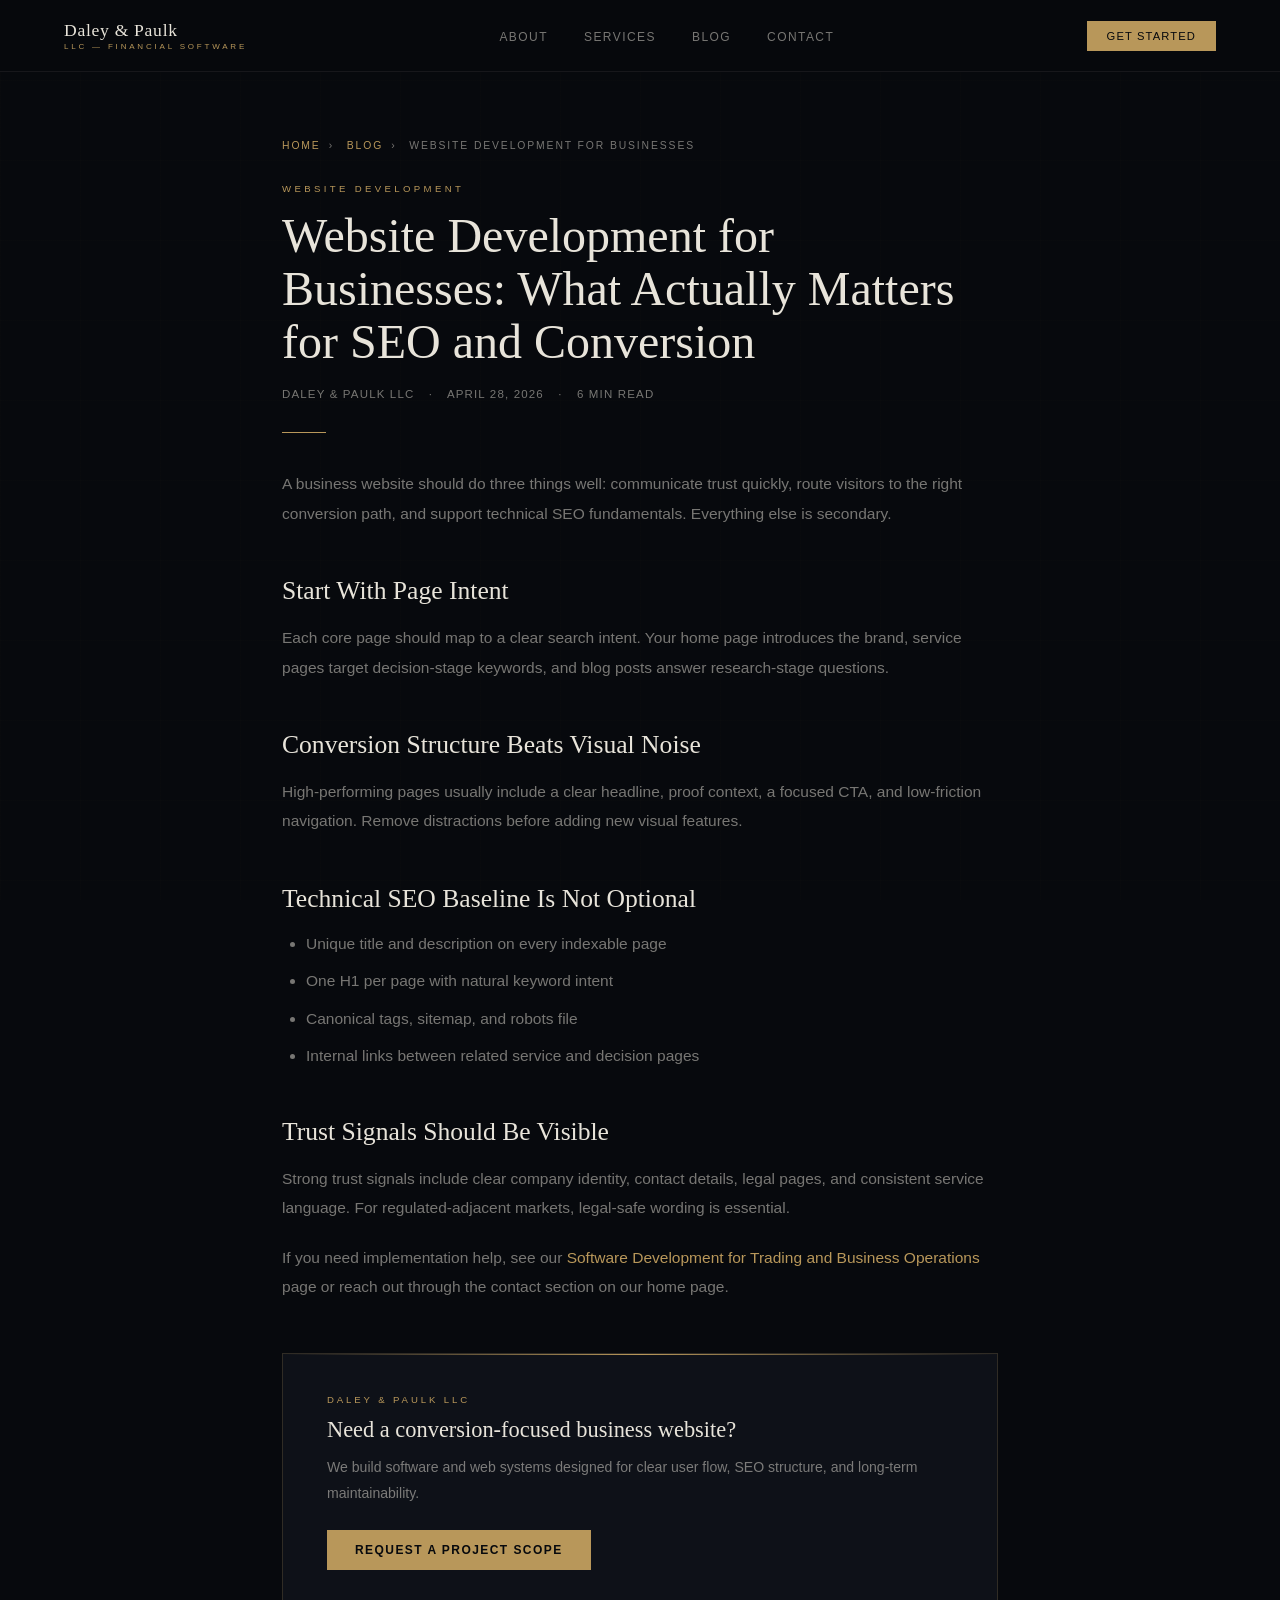
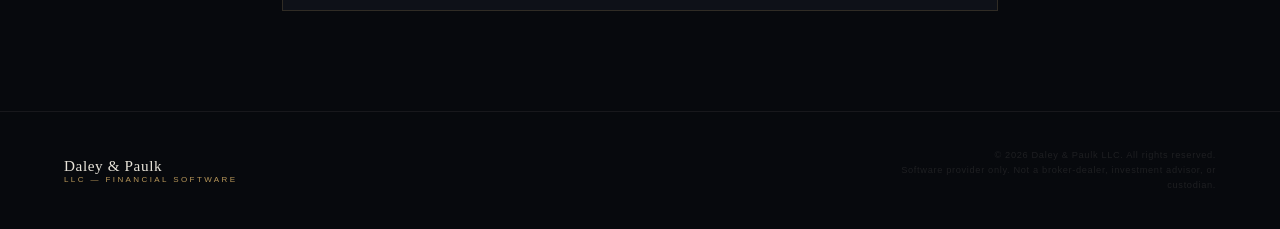
<file: blog/website-development-for-businesses.html>
<!DOCTYPE html>
<html lang="en">
<head>
  <meta charset="UTF-8" />
  <meta name="viewport" content="width=device-width, initial-scale=1.0" />
  <title>Website Development for Businesses | SEO and Conversion Guide</title>
  <meta name="description" content="Website development for businesses guide focused on conversion structure, technical SEO baseline, and maintainable implementation decisions." />
  <meta name="keywords" content="website development for businesses, business website development guide, website seo and conversion, professional website development" />
  <meta name="robots" content="index, follow" />
  <link rel="canonical" href="https://daleypaulk.com/blog/website-development-for-businesses.html" />
  <meta property="og:type" content="article" />
  <meta property="og:title" content="Website Development for Businesses" />
  <meta property="og:description" content="What actually matters in a business website build: structure, speed, trust, and conversion flow." />
  <meta property="og:url" content="https://daleypaulk.com/blog/website-development-for-businesses.html" />
  <link rel="stylesheet" href="blog.css" />
</head>
<body>
<nav>
  <a href="/" class="nav-logo">
    <span class="nav-logo-main">Daley &amp; Paulk</span>
    <span class="nav-logo-sub">LLC — Financial Software</span>
  </a>
  <ul class="nav-links">
    <li><a href="/#about">About</a></li>
    <li><a href="/#products">Services</a></li>
    <li><a href="/blog/">Blog</a></li>
    <li><a href="/#contact">Contact</a></li>
  </ul>
  <a href="/#contact" class="nav-cta">Get Started</a>
</nav>

<div class="page-wrap">
  <div class="breadcrumb">
    <a href="/">Home</a><span>›</span>
    <a href="/blog/">Blog</a><span>›</span>
    Website Development for Businesses
  </div>

  <span class="article-label">Website Development</span>
  <h1 class="article-title">Website Development for Businesses: What Actually Matters for SEO and Conversion</h1>
  <div class="article-meta">Daley &amp; Paulk LLC <span>·</span> April 28, 2026 <span>·</span> 6 min read</div>
  <div class="gold-rule"></div>

  <div class="article-body">
    <p>A business website should do three things well: communicate trust quickly, route visitors to the right conversion path, and support technical SEO fundamentals. Everything else is secondary.</p>

    <h2>Start With Page Intent</h2>
    <p>Each core page should map to a clear search intent. Your home page introduces the brand, service pages target decision-stage keywords, and blog posts answer research-stage questions.</p>

    <h2>Conversion Structure Beats Visual Noise</h2>
    <p>High-performing pages usually include a clear headline, proof context, a focused CTA, and low-friction navigation. Remove distractions before adding new visual features.</p>

    <h2>Technical SEO Baseline Is Not Optional</h2>
    <ul>
      <li>Unique title and description on every indexable page</li>
      <li>One H1 per page with natural keyword intent</li>
      <li>Canonical tags, sitemap, and robots file</li>
      <li>Internal links between related service and decision pages</li>
    </ul>

    <h2>Trust Signals Should Be Visible</h2>
    <p>Strong trust signals include clear company identity, contact details, legal pages, and consistent service language. For regulated-adjacent markets, legal-safe wording is essential.</p>

    <p>If you need implementation help, see our <a href="/services/software-development-trading-business.html">Software Development for Trading and Business Operations</a> page or reach out through the contact section on our home page.</p>
  </div>

  <div class="article-cta">
    <span class="article-cta-label">Daley &amp; Paulk LLC</span>
    <h3>Need a conversion-focused business website?</h3>
    <p>We build software and web systems designed for clear user flow, SEO structure, and long-term maintainability.</p>
    <a href="/#contact" class="btn-gold">Request a Project Scope</a>
  </div>
</div>

<footer>
  <div class="footer-inner">
    <div>
      <div class="footer-brand-name">Daley &amp; Paulk</div>
      <div class="footer-brand-sub">LLC — Financial Software</div>
    </div>
    <div class="footer-legal">
      &copy; 2026 Daley &amp; Paulk LLC. All rights reserved.<br/>
      Software provider only. Not a broker-dealer, investment advisor, or custodian.
    </div>
  </div>
</footer>
</body>
</html>
</file>
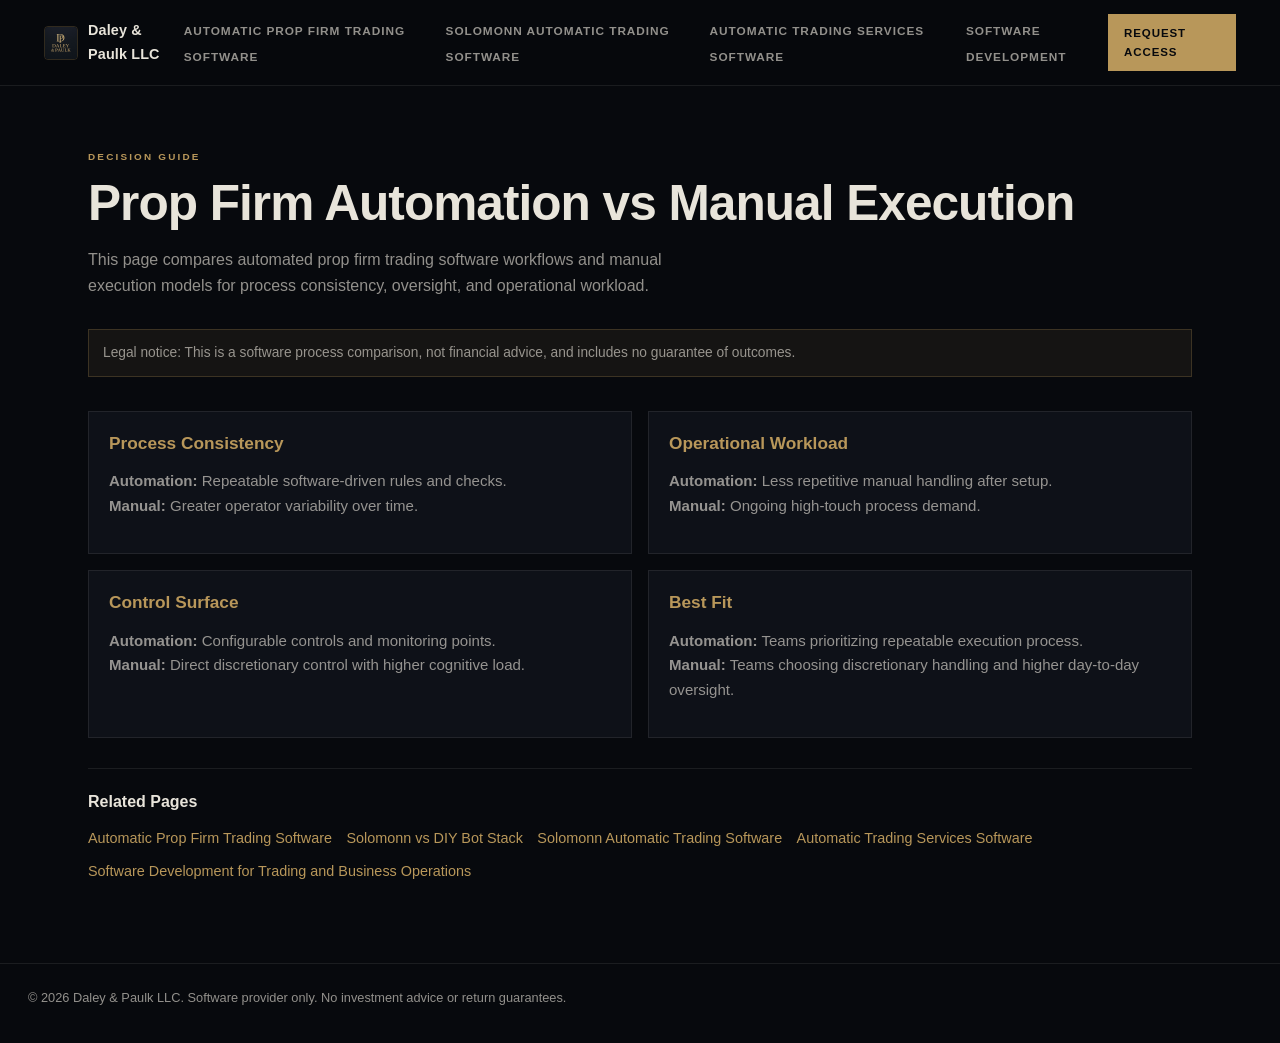
<file: compare/prop-firm-automation-vs-manual-execution.html>
<!DOCTYPE html>
<html lang="en">
<head>
  <meta charset="UTF-8" />
  <meta name="viewport" content="width=device-width, initial-scale=1.0" />
  <title>Prop Firm Automation vs Manual Execution | Workflow Comparison</title>
  <meta name="description" content="Prop firm automation vs manual execution comparison for workflow consistency, operational workload, and software control structure." />
  <meta name="keywords" content="prop firm automation vs manual execution, automatic prop firm trading software comparison, manual trading execution vs automation, prop firm workflow automation" />
  <meta name="robots" content="index, follow" />
  <link rel="canonical" href="https://daleypaulk.com/compare/prop-firm-automation-vs-manual-execution.html" />
  <link rel="icon" type="image/png" href="/assets/daley-paulk-logo.png" />
  <link rel="stylesheet" href="/assets/service-pages.css" />
</head>
<body>
  <nav>
    <a class="brand" href="/">
      <img src="/assets/daley-paulk-logo.png" alt="Daley and Paulk logo" />
      <span class="brand-text">Daley &amp; Paulk LLC</span>
    </a>
    <ul class="nav-links">
      <li><a href="/services/automatic-prop-firm-trading-software.html">Automatic Prop Firm Trading Software</a></li>
      <li><a href="/services/solomonn-automatic-trading-software.html">Solomonn Automatic Trading Software</a></li>
      <li><a href="/services/automatic-trading-services-software.html">Automatic Trading Services Software</a></li>
      <li><a href="/services/software-development-trading-business.html">Software Development</a></li>
    </ul>
    <a class="cta" href="/#contact">Request Access</a>
  </nav>

  <main>
    <span class="eyebrow">Decision Guide</span>
    <h1>Prop Firm Automation vs Manual Execution</h1>
    <p class="lead">This page compares automated prop firm trading software workflows and manual execution models for process consistency, oversight, and operational workload.</p>
    <p class="legal-note">Legal notice: This is a software process comparison, not financial advice, and includes no guarantee of outcomes.</p>

    <div class="grid">
      <article class="card">
        <h2>Process Consistency</h2>
        <p><strong>Automation:</strong> Repeatable software-driven rules and checks.<br/><strong>Manual:</strong> Greater operator variability over time.</p>
      </article>
      <article class="card">
        <h2>Operational Workload</h2>
        <p><strong>Automation:</strong> Less repetitive manual handling after setup.<br/><strong>Manual:</strong> Ongoing high-touch process demand.</p>
      </article>
      <article class="card">
        <h2>Control Surface</h2>
        <p><strong>Automation:</strong> Configurable controls and monitoring points.<br/><strong>Manual:</strong> Direct discretionary control with higher cognitive load.</p>
      </article>
      <article class="card">
        <h2>Best Fit</h2>
        <p><strong>Automation:</strong> Teams prioritizing repeatable execution process.<br/><strong>Manual:</strong> Teams choosing discretionary handling and higher day-to-day oversight.</p>
      </article>
    </div>

    <section class="link-cluster">
      <h2>Related Pages</h2>
      <a href="/services/automatic-prop-firm-trading-software.html">Automatic Prop Firm Trading Software</a>
      <a href="/compare/solomonn-vs-diy-bot-stack.html">Solomonn vs DIY Bot Stack</a>
      <a href="/services/solomonn-automatic-trading-software.html">Solomonn Automatic Trading Software</a>
      <a href="/services/automatic-trading-services-software.html">Automatic Trading Services Software</a>
      <a href="/services/software-development-trading-business.html">Software Development for Trading and Business Operations</a>
    </section>
  </main>

  <footer>
    © 2026 Daley &amp; Paulk LLC. Software provider only. No investment advice or return guarantees.
  </footer>
</body>
</html>
</file>
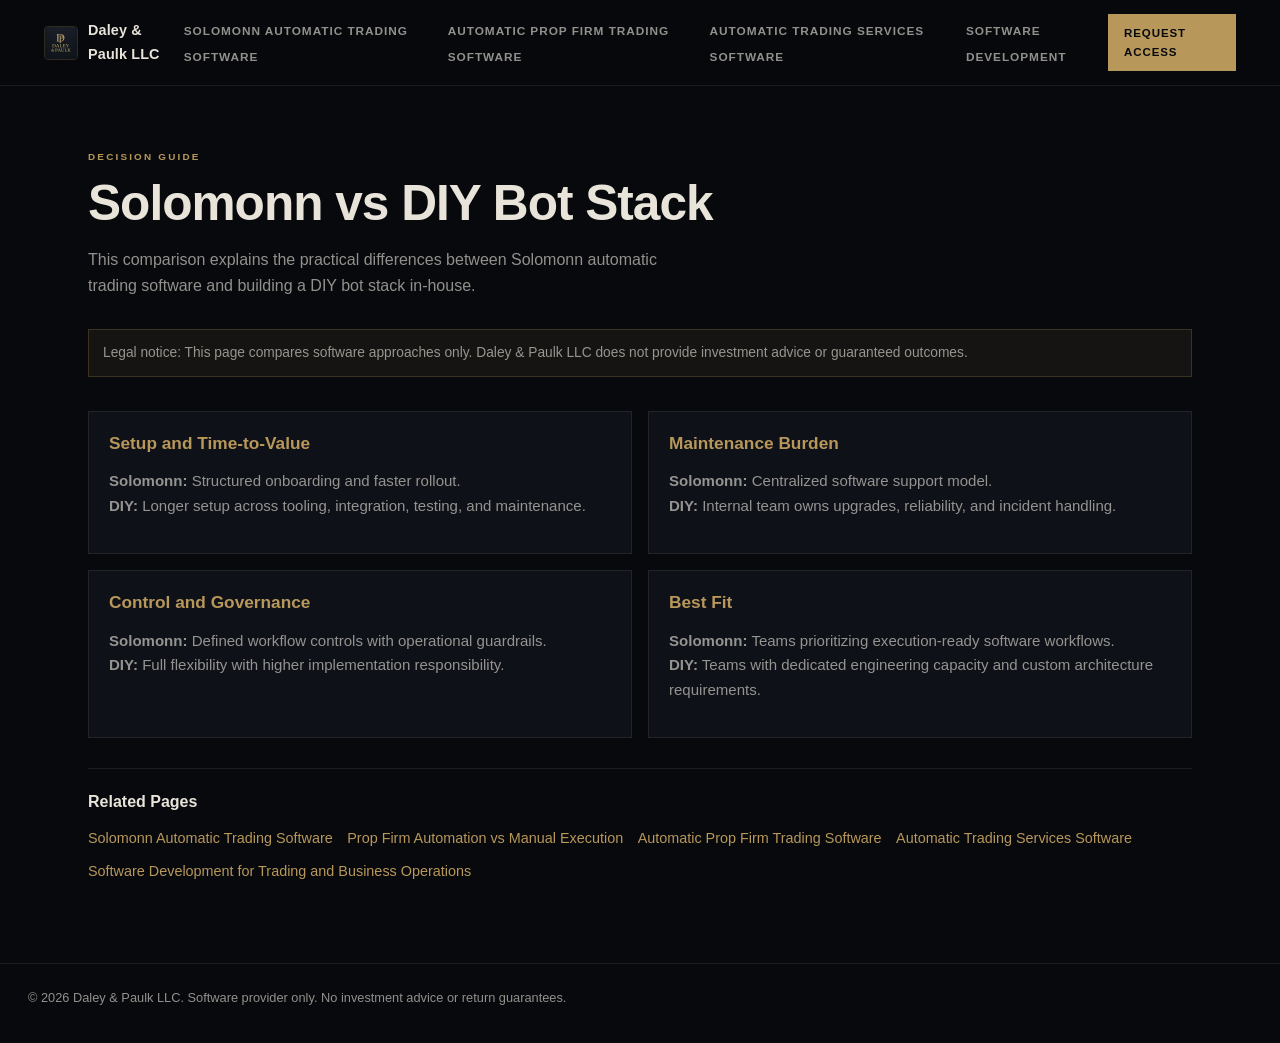
<file: compare/solomonn-vs-diy-bot-stack.html>
<!DOCTYPE html>
<html lang="en">
<head>
  <meta charset="UTF-8" />
  <meta name="viewport" content="width=device-width, initial-scale=1.0" />
  <title>Solomonn vs DIY Bot Stack | Automatic Trading Software Comparison</title>
  <meta name="description" content="Solomonn vs DIY bot stack comparison for setup burden, maintenance, software control model, and operational execution workflows." />
  <meta name="keywords" content="solomonn vs diy bot stack, automatic trading software comparison, diy trading bot stack, managed vs diy trading software" />
  <meta name="robots" content="index, follow" />
  <link rel="canonical" href="https://daleypaulk.com/compare/solomonn-vs-diy-bot-stack.html" />
  <link rel="icon" type="image/png" href="/assets/daley-paulk-logo.png" />
  <link rel="stylesheet" href="/assets/service-pages.css" />
</head>
<body>
  <nav>
    <a class="brand" href="/">
      <img src="/assets/daley-paulk-logo.png" alt="Daley and Paulk logo" />
      <span class="brand-text">Daley &amp; Paulk LLC</span>
    </a>
    <ul class="nav-links">
      <li><a href="/services/solomonn-automatic-trading-software.html">Solomonn Automatic Trading Software</a></li>
      <li><a href="/services/automatic-prop-firm-trading-software.html">Automatic Prop Firm Trading Software</a></li>
      <li><a href="/services/automatic-trading-services-software.html">Automatic Trading Services Software</a></li>
      <li><a href="/services/software-development-trading-business.html">Software Development</a></li>
    </ul>
    <a class="cta" href="/#contact">Request Access</a>
  </nav>

  <main>
    <span class="eyebrow">Decision Guide</span>
    <h1>Solomonn vs DIY Bot Stack</h1>
    <p class="lead">This comparison explains the practical differences between Solomonn automatic trading software and building a DIY bot stack in-house.</p>
    <p class="legal-note">Legal notice: This page compares software approaches only. Daley &amp; Paulk LLC does not provide investment advice or guaranteed outcomes.</p>

    <div class="grid">
      <article class="card">
        <h2>Setup and Time-to-Value</h2>
        <p><strong>Solomonn:</strong> Structured onboarding and faster rollout.<br/><strong>DIY:</strong> Longer setup across tooling, integration, testing, and maintenance.</p>
      </article>
      <article class="card">
        <h2>Maintenance Burden</h2>
        <p><strong>Solomonn:</strong> Centralized software support model.<br/><strong>DIY:</strong> Internal team owns upgrades, reliability, and incident handling.</p>
      </article>
      <article class="card">
        <h2>Control and Governance</h2>
        <p><strong>Solomonn:</strong> Defined workflow controls with operational guardrails.<br/><strong>DIY:</strong> Full flexibility with higher implementation responsibility.</p>
      </article>
      <article class="card">
        <h2>Best Fit</h2>
        <p><strong>Solomonn:</strong> Teams prioritizing execution-ready software workflows.<br/><strong>DIY:</strong> Teams with dedicated engineering capacity and custom architecture requirements.</p>
      </article>
    </div>

    <section class="link-cluster">
      <h2>Related Pages</h2>
      <a href="/services/solomonn-automatic-trading-software.html">Solomonn Automatic Trading Software</a>
      <a href="/compare/prop-firm-automation-vs-manual-execution.html">Prop Firm Automation vs Manual Execution</a>
      <a href="/services/automatic-prop-firm-trading-software.html">Automatic Prop Firm Trading Software</a>
      <a href="/services/automatic-trading-services-software.html">Automatic Trading Services Software</a>
      <a href="/services/software-development-trading-business.html">Software Development for Trading and Business Operations</a>
    </section>
  </main>

  <footer>
    © 2026 Daley &amp; Paulk LLC. Software provider only. No investment advice or return guarantees.
  </footer>
</body>
</html>
</file>
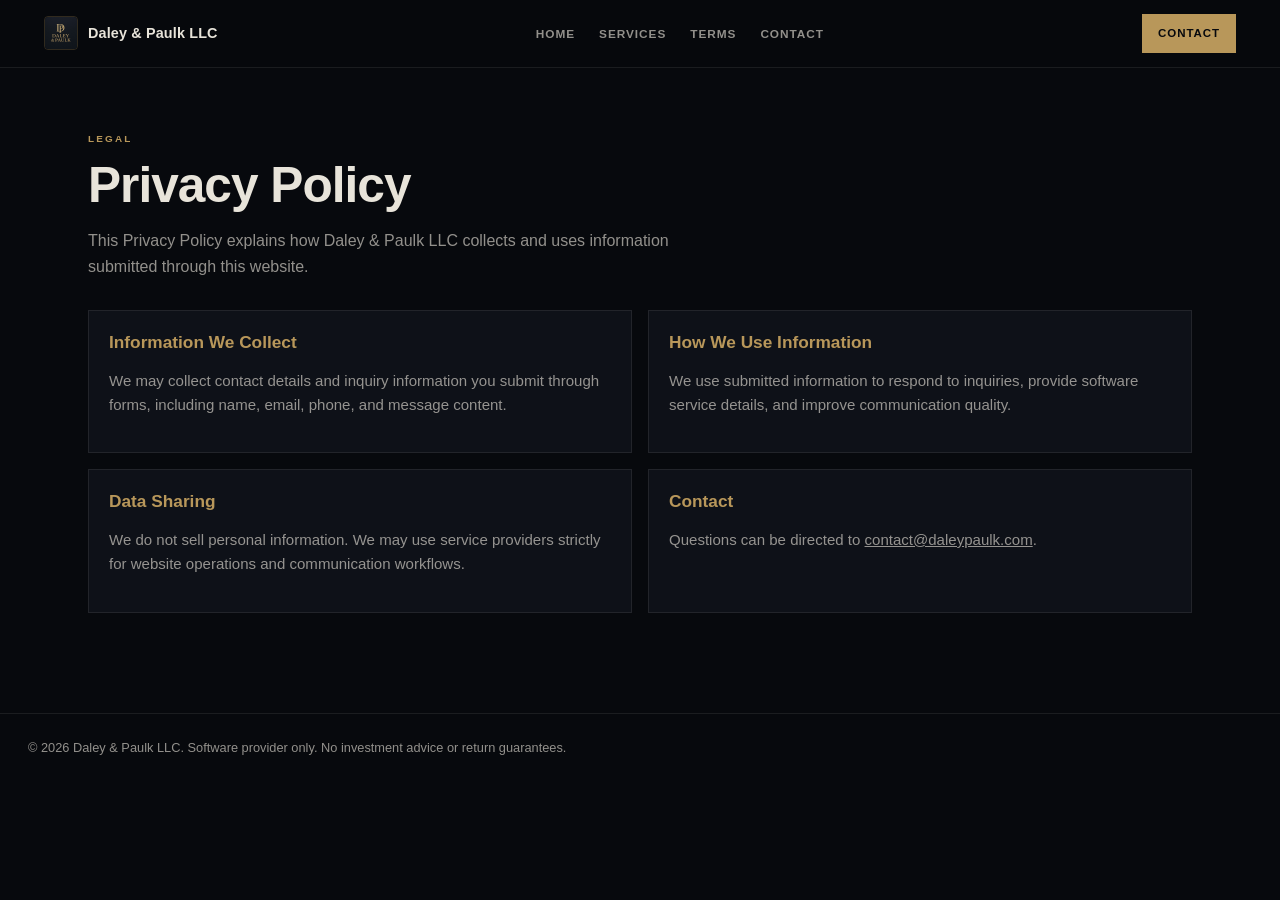
<file: legal/privacy-policy.html>
<!DOCTYPE html>
<html lang="en">
<head>
  <meta charset="UTF-8" />
  <meta name="viewport" content="width=device-width, initial-scale=1.0" />
  <title>Privacy Policy for Trading Software Website | Daley &amp; Paulk LLC</title>
  <meta name="description" content="Privacy Policy for Daley &amp; Paulk LLC website, software inquiries, and communication workflows." />
  <meta name="keywords" content="privacy policy for trading software website, software inquiry privacy policy, website data privacy policy, daley paulk privacy policy" />
  <meta name="robots" content="index, follow" />
  <link rel="canonical" href="https://daleypaulk.com/legal/privacy-policy.html" />
  <link rel="icon" type="image/png" href="/assets/daley-paulk-logo.png" />
  <link rel="stylesheet" href="/assets/service-pages.css" />
</head>
<body>
  <nav>
    <a class="brand" href="/">
      <img src="/assets/daley-paulk-logo.png" alt="Daley and Paulk logo" />
      <span class="brand-text">Daley &amp; Paulk LLC</span>
    </a>
    <ul class="nav-links">
      <li><a href="/">Home</a></li>
      <li><a href="/services/solomonn-automatic-trading-software.html">Services</a></li>
      <li><a href="/legal/terms-of-service.html">Terms</a></li>
      <li><a href="/#contact">Contact</a></li>
    </ul>
    <a class="cta" href="/#contact">Contact</a>
  </nav>

  <main>
    <span class="eyebrow">Legal</span>
    <h1>Privacy Policy</h1>
    <p class="lead">This Privacy Policy explains how Daley &amp; Paulk LLC collects and uses information submitted through this website.</p>
    <div class="grid">
      <article class="card">
        <h2>Information We Collect</h2>
        <p>We may collect contact details and inquiry information you submit through forms, including name, email, phone, and message content.</p>
      </article>
      <article class="card">
        <h2>How We Use Information</h2>
        <p>We use submitted information to respond to inquiries, provide software service details, and improve communication quality.</p>
      </article>
      <article class="card">
        <h2>Data Sharing</h2>
        <p>We do not sell personal information. We may use service providers strictly for website operations and communication workflows.</p>
      </article>
      <article class="card">
        <h2>Contact</h2>
        <p>Questions can be directed to <a href="mailto:contact@daleypaulk.com">contact@daleypaulk.com</a>.</p>
      </article>
    </div>
  </main>

  <footer>
    © 2026 Daley &amp; Paulk LLC. Software provider only. No investment advice or return guarantees.
  </footer>
</body>
</html>
</file>
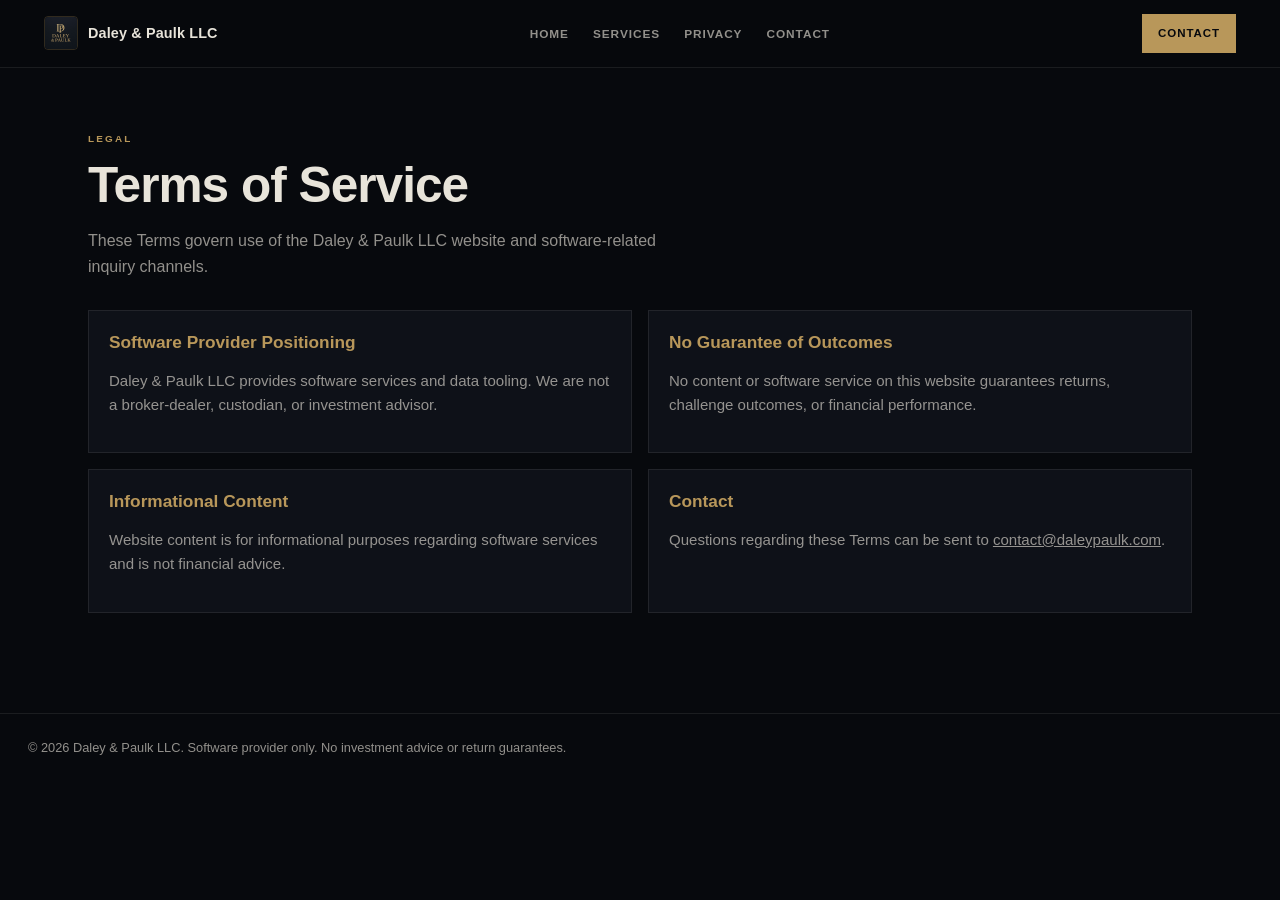
<file: legal/terms-of-service.html>
<!DOCTYPE html>
<html lang="en">
<head>
  <meta charset="UTF-8" />
  <meta name="viewport" content="width=device-width, initial-scale=1.0" />
  <title>Terms of Service for Trading Software Services | Daley &amp; Paulk LLC</title>
  <meta name="description" content="Terms of Service for Daley &amp; Paulk LLC website and trading software services, including software-only legal positioning." />
  <meta name="keywords" content="terms of service for trading software services, software services terms and conditions, trading software legal terms, daley paulk terms of service" />
  <meta name="robots" content="index, follow" />
  <link rel="canonical" href="https://daleypaulk.com/legal/terms-of-service.html" />
  <link rel="icon" type="image/png" href="/assets/daley-paulk-logo.png" />
  <link rel="stylesheet" href="/assets/service-pages.css" />
</head>
<body>
  <nav>
    <a class="brand" href="/">
      <img src="/assets/daley-paulk-logo.png" alt="Daley and Paulk logo" />
      <span class="brand-text">Daley &amp; Paulk LLC</span>
    </a>
    <ul class="nav-links">
      <li><a href="/">Home</a></li>
      <li><a href="/services/solomonn-automatic-trading-software.html">Services</a></li>
      <li><a href="/legal/privacy-policy.html">Privacy</a></li>
      <li><a href="/#contact">Contact</a></li>
    </ul>
    <a class="cta" href="/#contact">Contact</a>
  </nav>

  <main>
    <span class="eyebrow">Legal</span>
    <h1>Terms of Service</h1>
    <p class="lead">These Terms govern use of the Daley &amp; Paulk LLC website and software-related inquiry channels.</p>
    <div class="grid">
      <article class="card">
        <h2>Software Provider Positioning</h2>
        <p>Daley &amp; Paulk LLC provides software services and data tooling. We are not a broker-dealer, custodian, or investment advisor.</p>
      </article>
      <article class="card">
        <h2>No Guarantee of Outcomes</h2>
        <p>No content or software service on this website guarantees returns, challenge outcomes, or financial performance.</p>
      </article>
      <article class="card">
        <h2>Informational Content</h2>
        <p>Website content is for informational purposes regarding software services and is not financial advice.</p>
      </article>
      <article class="card">
        <h2>Contact</h2>
        <p>Questions regarding these Terms can be sent to <a href="mailto:contact@daleypaulk.com">contact@daleypaulk.com</a>.</p>
      </article>
    </div>
  </main>

  <footer>
    © 2026 Daley &amp; Paulk LLC. Software provider only. No investment advice or return guarantees.
  </footer>
</body>
</html>
</file>
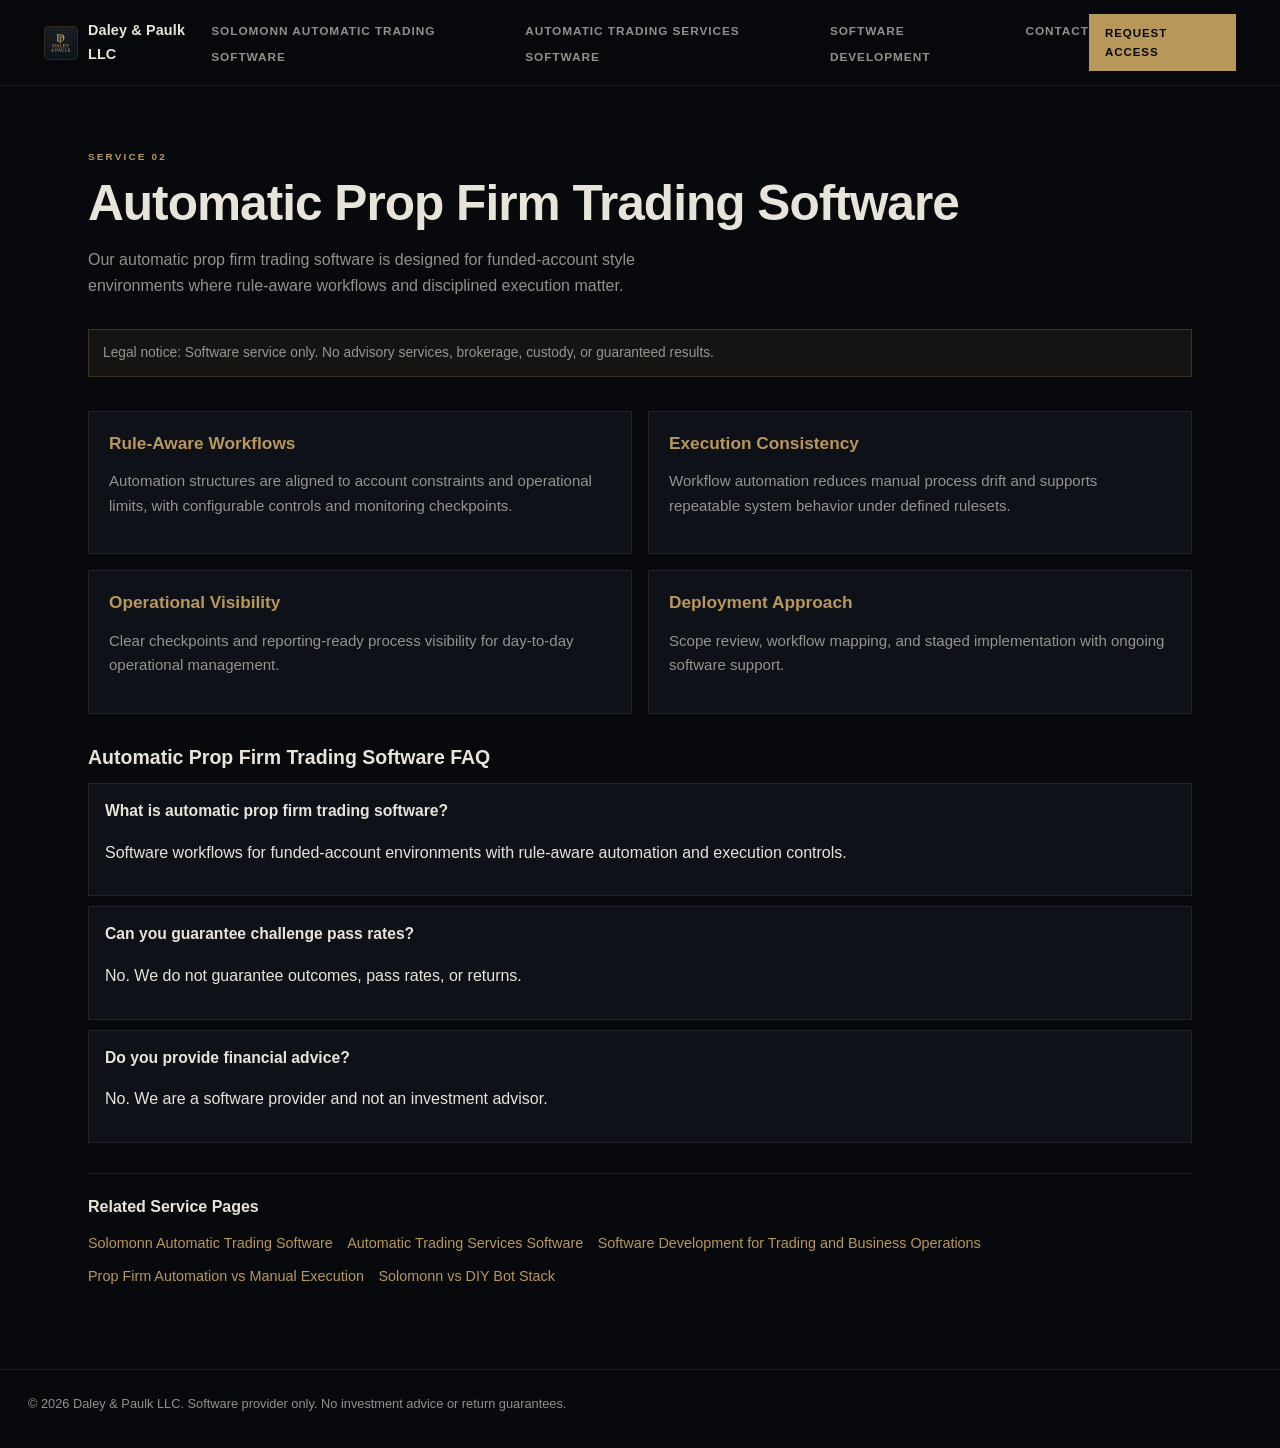
<file: services/automatic-prop-firm-trading-software.html>
<!DOCTYPE html>
<html lang="en">
<head>
  <meta charset="UTF-8" />
  <meta name="viewport" content="width=device-width, initial-scale=1.0" />
  <title>Automatic Prop Firm Trading Software Service | Daley &amp; Paulk LLC</title>
  <meta name="description" content="Automatic prop firm trading software built for funded-account rule environments, execution consistency, and rule-aware workflow control." />
  <meta name="keywords" content="automatic prop firm trading software, prop firm automation software, funded account trading automation, rule-aware prop firm trading workflow" />
  <meta name="robots" content="index, follow" />
  <link rel="canonical" href="https://daleypaulk.com/services/automatic-prop-firm-trading-software.html" />
  <link rel="icon" type="image/png" href="/assets/daley-paulk-logo.png" />
  <meta property="og:type" content="website" />
  <meta property="og:title" content="Automatic Prop Firm Trading Software" />
  <meta property="og:description" content="Software-focused prop firm automation workflows for funded-account environments." />
  <meta property="og:url" content="https://daleypaulk.com/services/automatic-prop-firm-trading-software.html" />
  <link rel="stylesheet" href="/assets/service-pages.css" />
  <script type="application/ld+json">
    {
      "@context": "https://schema.org",
      "@type": "FAQPage",
      "mainEntity": [
        {
          "@type": "Question",
          "name": "What is automatic prop firm trading software?",
          "acceptedAnswer": {
            "@type": "Answer",
            "text": "Automatic prop firm trading software supports funded-account workflow automation with rule-aware execution controls and monitoring."
          }
        },
        {
          "@type": "Question",
          "name": "Can you guarantee challenge pass rates?",
          "acceptedAnswer": {
            "@type": "Answer",
            "text": "No. We provide software tooling only and do not guarantee outcomes, pass rates, or returns."
          }
        },
        {
          "@type": "Question",
          "name": "Do you provide financial advice?",
          "acceptedAnswer": {
            "@type": "Answer",
            "text": "No. Daley & Paulk LLC is a software company and not an investment advisor."
          }
        }
      ]
    }
  </script>
</head>
<body>
  <nav>
    <a class="brand" href="/">
      <img src="/assets/daley-paulk-logo.png" alt="Daley and Paulk logo" />
      <span class="brand-text">Daley &amp; Paulk LLC</span>
    </a>
    <ul class="nav-links">
      <li><a href="/services/solomonn-automatic-trading-software.html">Solomonn Automatic Trading Software</a></li>
      <li><a href="/services/automatic-trading-services-software.html">Automatic Trading Services Software</a></li>
      <li><a href="/services/software-development-trading-business.html">Software Development</a></li>
      <li><a href="/#contact">Contact</a></li>
    </ul>
    <a class="cta" href="/#contact">Request Access</a>
  </nav>

  <main>
    <span class="eyebrow">Service 02</span>
    <h1>Automatic Prop Firm Trading Software</h1>
    <p class="lead">Our automatic prop firm trading software is designed for funded-account style environments where rule-aware workflows and disciplined execution matter.</p>
    <p class="legal-note">Legal notice: Software service only. No advisory services, brokerage, custody, or guaranteed results.</p>

    <div class="grid">
      <article class="card">
        <h2>Rule-Aware Workflows</h2>
        <p>Automation structures are aligned to account constraints and operational limits, with configurable controls and monitoring checkpoints.</p>
      </article>
      <article class="card">
        <h2>Execution Consistency</h2>
        <p>Workflow automation reduces manual process drift and supports repeatable system behavior under defined rulesets.</p>
      </article>
      <article class="card">
        <h2>Operational Visibility</h2>
        <p>Clear checkpoints and reporting-ready process visibility for day-to-day operational management.</p>
      </article>
      <article class="card">
        <h2>Deployment Approach</h2>
        <p>Scope review, workflow mapping, and staged implementation with ongoing software support.</p>
      </article>
    </div>

    <section class="faq">
      <h2>Automatic Prop Firm Trading Software FAQ</h2>
      <div class="faq-item">
        <h3>What is automatic prop firm trading software?</h3>
        <p>Software workflows for funded-account environments with rule-aware automation and execution controls.</p>
      </div>
      <div class="faq-item">
        <h3>Can you guarantee challenge pass rates?</h3>
        <p>No. We do not guarantee outcomes, pass rates, or returns.</p>
      </div>
      <div class="faq-item">
        <h3>Do you provide financial advice?</h3>
        <p>No. We are a software provider and not an investment advisor.</p>
      </div>
    </section>

    <section class="link-cluster">
      <h2>Related Service Pages</h2>
      <a href="/services/solomonn-automatic-trading-software.html">Solomonn Automatic Trading Software</a>
      <a href="/services/automatic-trading-services-software.html">Automatic Trading Services Software</a>
      <a href="/services/software-development-trading-business.html">Software Development for Trading and Business Operations</a>
      <a href="/compare/prop-firm-automation-vs-manual-execution.html">Prop Firm Automation vs Manual Execution</a>
      <a href="/compare/solomonn-vs-diy-bot-stack.html">Solomonn vs DIY Bot Stack</a>
    </section>
  </main>

  <footer>
    © 2026 Daley &amp; Paulk LLC. Software provider only. No investment advice or return guarantees.
  </footer>
</body>
</html>
</file>
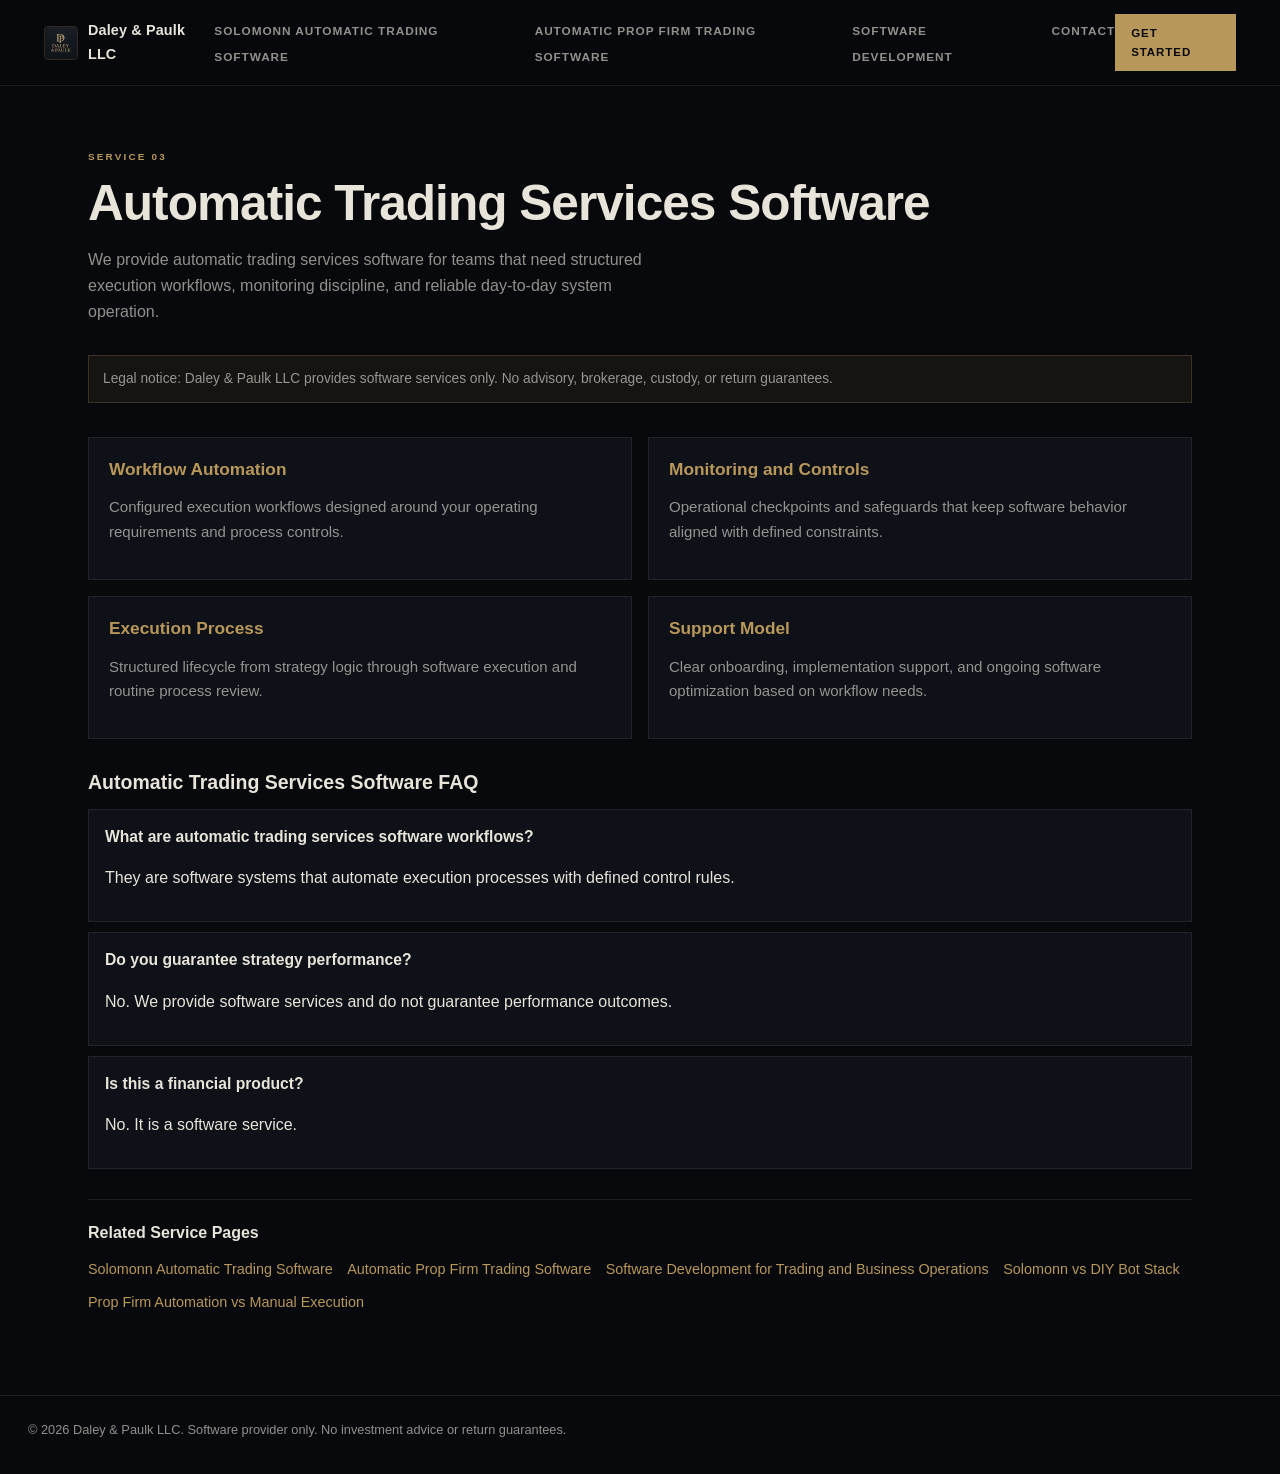
<file: services/automatic-trading-services-software.html>
<!DOCTYPE html>
<html lang="en">
<head>
  <meta charset="UTF-8" />
  <meta name="viewport" content="width=device-width, initial-scale=1.0" />
  <title>Automatic Trading Services Software | Automated Workflows</title>
  <meta name="description" content="Automatic trading services software for teams that need structured, always-on execution workflows and dependable process automation." />
  <meta name="keywords" content="automatic trading services software, automated trading workflow software, systematic trading execution software, trading process automation" />
  <meta name="robots" content="index, follow" />
  <link rel="canonical" href="https://daleypaulk.com/services/automatic-trading-services-software.html" />
  <link rel="icon" type="image/png" href="/assets/daley-paulk-logo.png" />
  <meta property="og:type" content="website" />
  <meta property="og:title" content="Automatic Trading Services Software" />
  <meta property="og:description" content="Software-led automatic trading services built for repeatable process execution." />
  <meta property="og:url" content="https://daleypaulk.com/services/automatic-trading-services-software.html" />
  <link rel="stylesheet" href="/assets/service-pages.css" />
  <script type="application/ld+json">
    {
      "@context": "https://schema.org",
      "@type": "FAQPage",
      "mainEntity": [
        {
          "@type": "Question",
          "name": "What are automatic trading services software workflows?",
          "acceptedAnswer": {
            "@type": "Answer",
            "text": "Automatic trading services software workflows are structured software systems that automate execution processes and operational controls."
          }
        },
        {
          "@type": "Question",
          "name": "Do you guarantee strategy performance?",
          "acceptedAnswer": {
            "@type": "Answer",
            "text": "No. We provide software systems and do not guarantee performance or returns."
          }
        },
        {
          "@type": "Question",
          "name": "Is this a financial product?",
          "acceptedAnswer": {
            "@type": "Answer",
            "text": "No. This is a software service provided by Daley & Paulk LLC."
          }
        }
      ]
    }
  </script>
</head>
<body>
  <nav>
    <a class="brand" href="/">
      <img src="/assets/daley-paulk-logo.png" alt="Daley and Paulk logo" />
      <span class="brand-text">Daley &amp; Paulk LLC</span>
    </a>
    <ul class="nav-links">
      <li><a href="/services/solomonn-automatic-trading-software.html">Solomonn Automatic Trading Software</a></li>
      <li><a href="/services/automatic-prop-firm-trading-software.html">Automatic Prop Firm Trading Software</a></li>
      <li><a href="/services/software-development-trading-business.html">Software Development</a></li>
      <li><a href="/#contact">Contact</a></li>
    </ul>
    <a class="cta" href="/#contact">Get Started</a>
  </nav>

  <main>
    <span class="eyebrow">Service 03</span>
    <h1>Automatic Trading Services Software</h1>
    <p class="lead">We provide automatic trading services software for teams that need structured execution workflows, monitoring discipline, and reliable day-to-day system operation.</p>
    <p class="legal-note">Legal notice: Daley &amp; Paulk LLC provides software services only. No advisory, brokerage, custody, or return guarantees.</p>

    <div class="grid">
      <article class="card">
        <h2>Workflow Automation</h2>
        <p>Configured execution workflows designed around your operating requirements and process controls.</p>
      </article>
      <article class="card">
        <h2>Monitoring and Controls</h2>
        <p>Operational checkpoints and safeguards that keep software behavior aligned with defined constraints.</p>
      </article>
      <article class="card">
        <h2>Execution Process</h2>
        <p>Structured lifecycle from strategy logic through software execution and routine process review.</p>
      </article>
      <article class="card">
        <h2>Support Model</h2>
        <p>Clear onboarding, implementation support, and ongoing software optimization based on workflow needs.</p>
      </article>
    </div>

    <section class="faq">
      <h2>Automatic Trading Services Software FAQ</h2>
      <div class="faq-item">
        <h3>What are automatic trading services software workflows?</h3>
        <p>They are software systems that automate execution processes with defined control rules.</p>
      </div>
      <div class="faq-item">
        <h3>Do you guarantee strategy performance?</h3>
        <p>No. We provide software services and do not guarantee performance outcomes.</p>
      </div>
      <div class="faq-item">
        <h3>Is this a financial product?</h3>
        <p>No. It is a software service.</p>
      </div>
    </section>

    <section class="link-cluster">
      <h2>Related Service Pages</h2>
      <a href="/services/solomonn-automatic-trading-software.html">Solomonn Automatic Trading Software</a>
      <a href="/services/automatic-prop-firm-trading-software.html">Automatic Prop Firm Trading Software</a>
      <a href="/services/software-development-trading-business.html">Software Development for Trading and Business Operations</a>
      <a href="/compare/solomonn-vs-diy-bot-stack.html">Solomonn vs DIY Bot Stack</a>
      <a href="/compare/prop-firm-automation-vs-manual-execution.html">Prop Firm Automation vs Manual Execution</a>
    </section>
  </main>

  <footer>
    © 2026 Daley &amp; Paulk LLC. Software provider only. No investment advice or return guarantees.
  </footer>
</body>
</html>
</file>
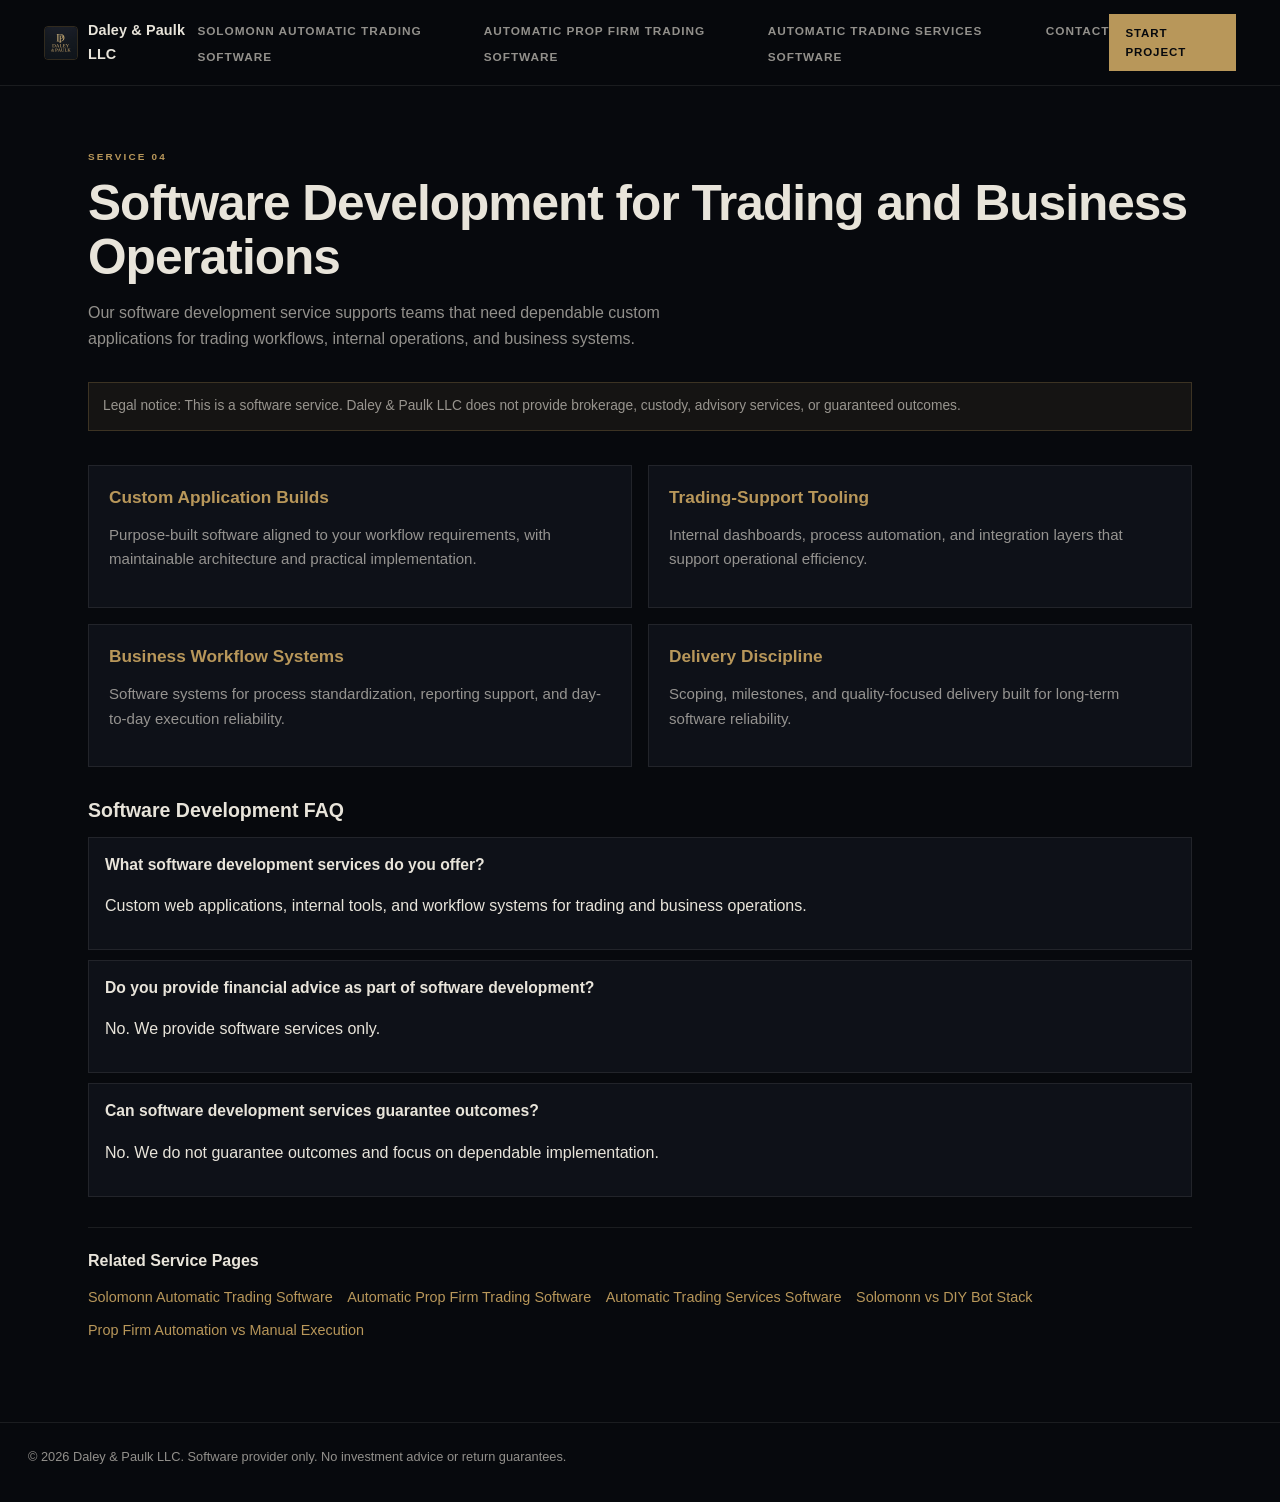
<file: services/software-development-trading-business.html>
<!DOCTYPE html>
<html lang="en">
<head>
  <meta charset="UTF-8" />
  <meta name="viewport" content="width=device-width, initial-scale=1.0" />
  <title>Software Development for Trading and Business Operations</title>
  <meta name="description" content="Software development for trading and business operations, including custom systems, workflow tooling, and operations software engineering support." />
  <meta name="keywords" content="software development for trading and business operations, custom trading software development, business workflow software development, operations software engineering" />
  <meta name="robots" content="index, follow" />
  <link rel="canonical" href="https://daleypaulk.com/services/software-development-trading-business.html" />
  <link rel="icon" type="image/png" href="/assets/daley-paulk-logo.png" />
  <meta property="og:type" content="website" />
  <meta property="og:title" content="Software Development for Trading and Business Operations" />
  <meta property="og:description" content="Custom software development for trading and business workflow systems." />
  <meta property="og:url" content="https://daleypaulk.com/services/software-development-trading-business.html" />
  <link rel="stylesheet" href="/assets/service-pages.css" />
  <script type="application/ld+json">
    {
      "@context": "https://schema.org",
      "@type": "FAQPage",
      "mainEntity": [
        {
          "@type": "Question",
          "name": "What software development services do you offer?",
          "acceptedAnswer": {
            "@type": "Answer",
            "text": "We build custom software for trading and business operations, including web applications, internal tools, and workflow systems."
          }
        },
        {
          "@type": "Question",
          "name": "Do you provide financial advice as part of software development?",
          "acceptedAnswer": {
            "@type": "Answer",
            "text": "No. We provide software services only and do not offer financial advisory services."
          }
        },
        {
          "@type": "Question",
          "name": "Can software development services guarantee business or trading outcomes?",
          "acceptedAnswer": {
            "@type": "Answer",
            "text": "No. We do not guarantee outcomes. We focus on dependable software architecture and implementation."
          }
        }
      ]
    }
  </script>
</head>
<body>
  <nav>
    <a class="brand" href="/">
      <img src="/assets/daley-paulk-logo.png" alt="Daley and Paulk logo" />
      <span class="brand-text">Daley &amp; Paulk LLC</span>
    </a>
    <ul class="nav-links">
      <li><a href="/services/solomonn-automatic-trading-software.html">Solomonn Automatic Trading Software</a></li>
      <li><a href="/services/automatic-prop-firm-trading-software.html">Automatic Prop Firm Trading Software</a></li>
      <li><a href="/services/automatic-trading-services-software.html">Automatic Trading Services Software</a></li>
      <li><a href="/#contact">Contact</a></li>
    </ul>
    <a class="cta" href="/#contact">Start Project</a>
  </nav>

  <main>
    <span class="eyebrow">Service 04</span>
    <h1>Software Development for Trading and Business Operations</h1>
    <p class="lead">Our software development service supports teams that need dependable custom applications for trading workflows, internal operations, and business systems.</p>
    <p class="legal-note">Legal notice: This is a software service. Daley &amp; Paulk LLC does not provide brokerage, custody, advisory services, or guaranteed outcomes.</p>

    <div class="grid">
      <article class="card">
        <h2>Custom Application Builds</h2>
        <p>Purpose-built software aligned to your workflow requirements, with maintainable architecture and practical implementation.</p>
      </article>
      <article class="card">
        <h2>Trading-Support Tooling</h2>
        <p>Internal dashboards, process automation, and integration layers that support operational efficiency.</p>
      </article>
      <article class="card">
        <h2>Business Workflow Systems</h2>
        <p>Software systems for process standardization, reporting support, and day-to-day execution reliability.</p>
      </article>
      <article class="card">
        <h2>Delivery Discipline</h2>
        <p>Scoping, milestones, and quality-focused delivery built for long-term software reliability.</p>
      </article>
    </div>

    <section class="faq">
      <h2>Software Development FAQ</h2>
      <div class="faq-item">
        <h3>What software development services do you offer?</h3>
        <p>Custom web applications, internal tools, and workflow systems for trading and business operations.</p>
      </div>
      <div class="faq-item">
        <h3>Do you provide financial advice as part of software development?</h3>
        <p>No. We provide software services only.</p>
      </div>
      <div class="faq-item">
        <h3>Can software development services guarantee outcomes?</h3>
        <p>No. We do not guarantee outcomes and focus on dependable implementation.</p>
      </div>
    </section>

    <section class="link-cluster">
      <h2>Related Service Pages</h2>
      <a href="/services/solomonn-automatic-trading-software.html">Solomonn Automatic Trading Software</a>
      <a href="/services/automatic-prop-firm-trading-software.html">Automatic Prop Firm Trading Software</a>
      <a href="/services/automatic-trading-services-software.html">Automatic Trading Services Software</a>
      <a href="/compare/solomonn-vs-diy-bot-stack.html">Solomonn vs DIY Bot Stack</a>
      <a href="/compare/prop-firm-automation-vs-manual-execution.html">Prop Firm Automation vs Manual Execution</a>
    </section>
  </main>

  <footer>
    © 2026 Daley &amp; Paulk LLC. Software provider only. No investment advice or return guarantees.
  </footer>
</body>
</html>
</file>
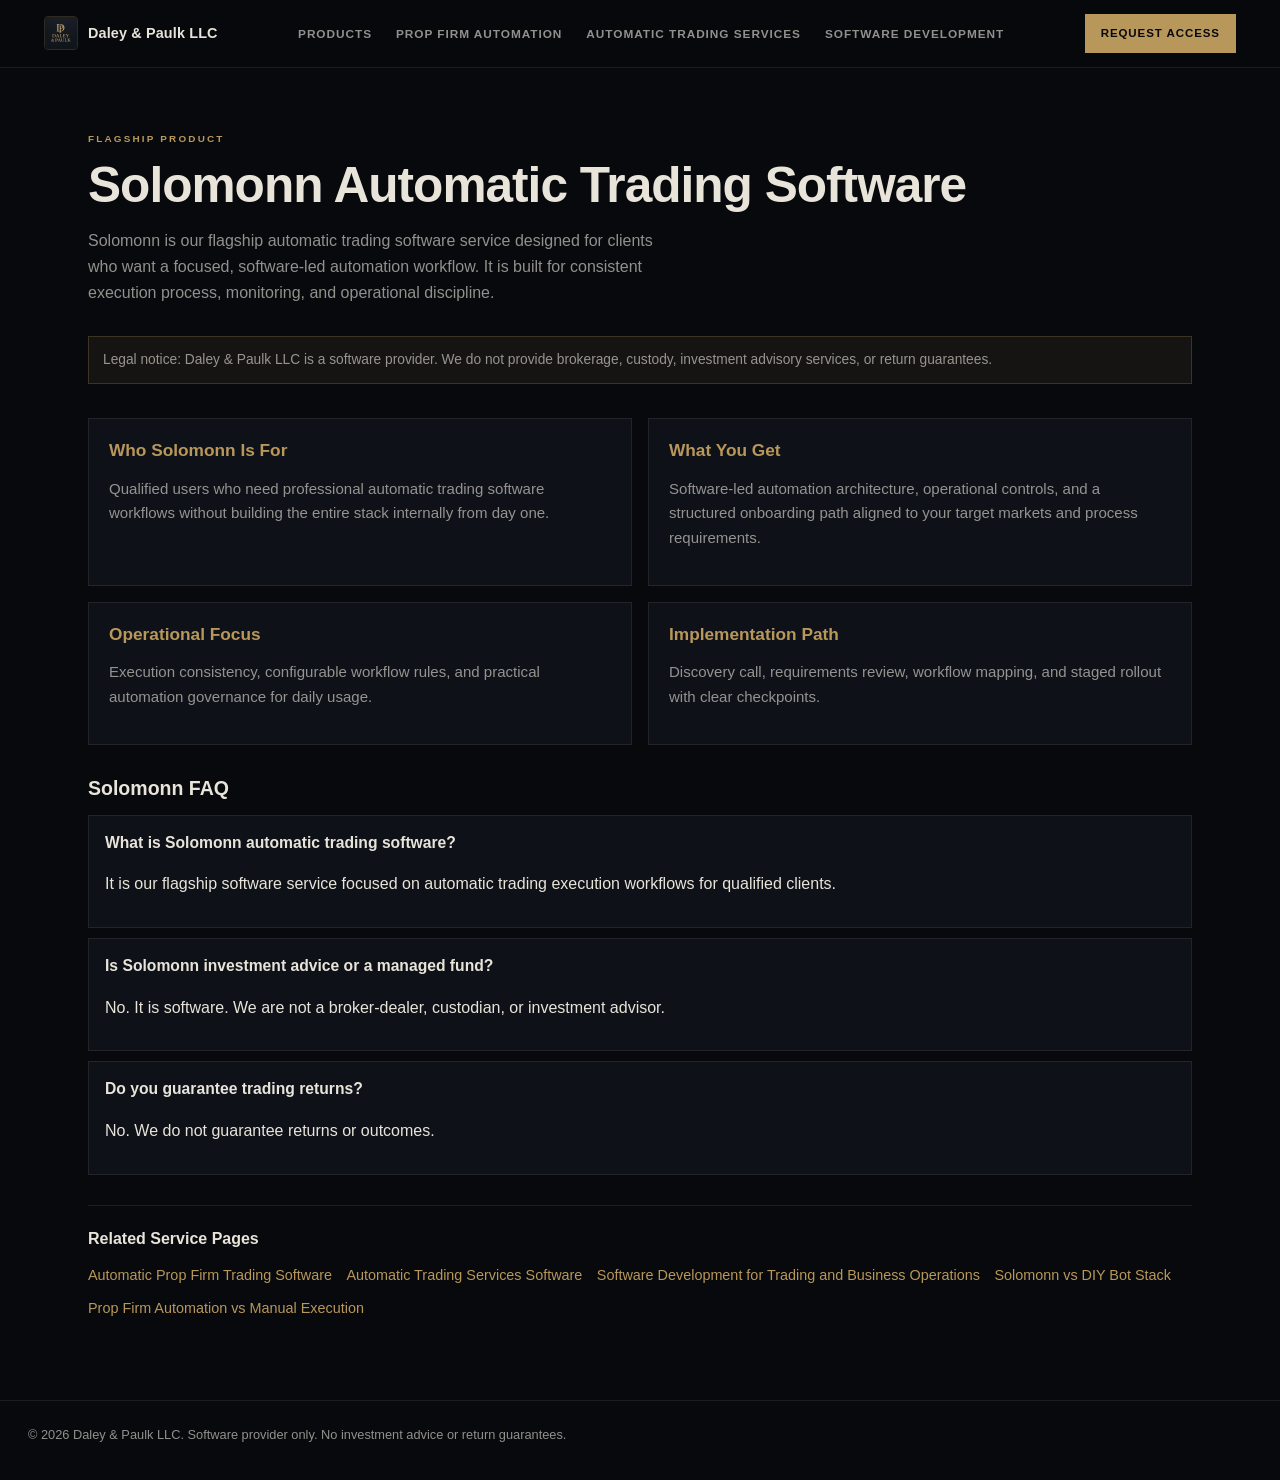
<file: services/solomonn-automatic-trading-software.html>
<!DOCTYPE html>
<html lang="en">
<head>
  <meta charset="UTF-8" />
  <meta name="viewport" content="width=device-width, initial-scale=1.0" />
  <title>Solomonn Automatic Trading Software Service | Daley &amp; Paulk LLC</title>
  <meta name="description" content="Solomonn automatic trading software service for qualified clients needing managed, software-driven execution workflows and operational control." />
  <meta name="keywords" content="solomonn automatic trading software, automatic trading software service, managed trading software workflows, flagship trading software" />
  <meta name="robots" content="index, follow" />
  <link rel="canonical" href="https://daleypaulk.com/services/solomonn-automatic-trading-software.html" />
  <link rel="icon" type="image/png" href="/assets/daley-paulk-logo.png" />
  <meta property="og:type" content="website" />
  <meta property="og:title" content="Solomonn Automatic Trading Software" />
  <meta property="og:description" content="Flagship automatic trading software service from Daley &amp; Paulk LLC." />
  <meta property="og:url" content="https://daleypaulk.com/services/solomonn-automatic-trading-software.html" />
  <link rel="stylesheet" href="/assets/service-pages.css" />
  <script type="application/ld+json">
    {
      "@context": "https://schema.org",
      "@type": "FAQPage",
      "mainEntity": [
        {
          "@type": "Question",
          "name": "What is Solomonn automatic trading software?",
          "acceptedAnswer": {
            "@type": "Answer",
            "text": "Solomonn is Daley & Paulk LLC's flagship automatic trading software service focused on software-driven strategy execution workflows for qualified clients."
          }
        },
        {
          "@type": "Question",
          "name": "Is Solomonn investment advice or a managed fund?",
          "acceptedAnswer": {
            "@type": "Answer",
            "text": "No. Daley & Paulk LLC is a software provider. Solomonn is a software service and does not constitute brokerage, custody, or investment advisory services."
          }
        },
        {
          "@type": "Question",
          "name": "Do you guarantee trading returns?",
          "acceptedAnswer": {
            "@type": "Answer",
            "text": "No. We do not guarantee returns or outcomes. We provide software systems and execution tooling."
          }
        }
      ]
    }
  </script>
</head>
<body>
  <nav>
    <a class="brand" href="/">
      <img src="/assets/daley-paulk-logo.png" alt="Daley and Paulk logo" />
      <span class="brand-text">Daley &amp; Paulk LLC</span>
    </a>
    <ul class="nav-links">
      <li><a href="/#products">Products</a></li>
      <li><a href="/services/automatic-prop-firm-trading-software.html">Prop Firm Automation</a></li>
      <li><a href="/services/automatic-trading-services-software.html">Automatic Trading Services</a></li>
      <li><a href="/services/software-development-trading-business.html">Software Development</a></li>
    </ul>
    <a class="cta" href="/#contact">Request Access</a>
  </nav>

  <main>
    <span class="eyebrow">Flagship Product</span>
    <h1>Solomonn Automatic Trading Software</h1>
    <p class="lead">Solomonn is our flagship automatic trading software service designed for clients who want a focused, software-led automation workflow. It is built for consistent execution process, monitoring, and operational discipline.</p>
    <p class="legal-note">Legal notice: Daley &amp; Paulk LLC is a software provider. We do not provide brokerage, custody, investment advisory services, or return guarantees.</p>

    <div class="grid">
      <article class="card">
        <h2>Who Solomonn Is For</h2>
        <p>Qualified users who need professional automatic trading software workflows without building the entire stack internally from day one.</p>
      </article>
      <article class="card">
        <h2>What You Get</h2>
        <p>Software-led automation architecture, operational controls, and a structured onboarding path aligned to your target markets and process requirements.</p>
      </article>
      <article class="card">
        <h2>Operational Focus</h2>
        <p>Execution consistency, configurable workflow rules, and practical automation governance for daily usage.</p>
      </article>
      <article class="card">
        <h2>Implementation Path</h2>
        <p>Discovery call, requirements review, workflow mapping, and staged rollout with clear checkpoints.</p>
      </article>
    </div>

    <section class="faq">
      <h2>Solomonn FAQ</h2>
      <div class="faq-item">
        <h3>What is Solomonn automatic trading software?</h3>
        <p>It is our flagship software service focused on automatic trading execution workflows for qualified clients.</p>
      </div>
      <div class="faq-item">
        <h3>Is Solomonn investment advice or a managed fund?</h3>
        <p>No. It is software. We are not a broker-dealer, custodian, or investment advisor.</p>
      </div>
      <div class="faq-item">
        <h3>Do you guarantee trading returns?</h3>
        <p>No. We do not guarantee returns or outcomes.</p>
      </div>
    </section>

    <section class="link-cluster">
      <h2>Related Service Pages</h2>
      <a href="/services/automatic-prop-firm-trading-software.html">Automatic Prop Firm Trading Software</a>
      <a href="/services/automatic-trading-services-software.html">Automatic Trading Services Software</a>
      <a href="/services/software-development-trading-business.html">Software Development for Trading and Business Operations</a>
      <a href="/compare/solomonn-vs-diy-bot-stack.html">Solomonn vs DIY Bot Stack</a>
      <a href="/compare/prop-firm-automation-vs-manual-execution.html">Prop Firm Automation vs Manual Execution</a>
    </section>
  </main>

  <footer>
    © 2026 Daley &amp; Paulk LLC. Software provider only. No investment advice or return guarantees.
  </footer>
</body>
</html>
</file>
<file: blog/blog.css>
:root {
  --gold:    #b8975a;
  --gold2:   #d4b06e;
  --gold-dim:rgba(184,151,90,0.12);
  --bg:      #07090d;
  --bg2:     #0c0f15;
  --bg3:     #111520;
  --card:    #0e1118;
  --text:    #e8e4da;
  --muted:   rgba(232,228,218,0.5);
  --dim:     rgba(232,228,218,0.1);
  --border:  rgba(232,228,218,0.07);
  --gold-border: rgba(184,151,90,0.2);
}

*, *::before, *::after { box-sizing: border-box; margin: 0; padding: 0; }
html { scroll-behavior: smooth; }
body {
  background: var(--bg);
  color: var(--text);
  font-family: 'DM Sans', sans-serif;
  font-weight: 300;
  overflow-x: hidden;
}
body::before {
  content: '';
  position: fixed; inset: 0; pointer-events: none; z-index: 0;
  background-image:
    linear-gradient(rgba(184,151,90,0.015) 1px, transparent 1px),
    linear-gradient(90deg, rgba(184,151,90,0.015) 1px, transparent 1px);
  background-size: 80px 80px;
}

/* NAV */
nav {
  position: fixed; top: 0; left: 0; right: 0; z-index: 200;
  display: flex; align-items: center; justify-content: space-between;
  padding: 20px 64px;
  background: rgba(7,9,13,.97);
  border-bottom: 1px solid var(--border);
  backdrop-filter: blur(12px);
}
.nav-logo { display: flex; flex-direction: column; gap: 1px; text-decoration: none; }
.nav-logo-main { font-family: 'DM Serif Display', serif; font-size: 1.1rem; letter-spacing: .04em; color: var(--text); }
.nav-logo-sub { font-size: .5rem; letter-spacing: .35em; text-transform: uppercase; color: var(--gold); font-weight: 500; }
.nav-links { display: flex; gap: 36px; list-style: none; }
.nav-links a { font-size: .75rem; letter-spacing: .12em; text-transform: uppercase; color: var(--muted); text-decoration: none; transition: color .25s; font-weight: 400; }
.nav-links a:hover { color: var(--gold); }
.nav-cta { font-size: .7rem; letter-spacing: .1em; text-transform: uppercase; font-weight: 500; color: var(--bg); background: var(--gold); padding: 9px 20px; text-decoration: none; transition: background .2s; }
.nav-cta:hover { background: var(--gold2); }

/* PAGE WRAPPER */
.page-wrap { max-width: 780px; margin: 0 auto; padding: 140px 32px 100px; position: relative; z-index: 1; }

/* BREADCRUMB */
.breadcrumb { font-size: .65rem; letter-spacing: .18em; text-transform: uppercase; color: var(--muted); margin-bottom: 32px; }
.breadcrumb a { color: var(--gold); text-decoration: none; }
.breadcrumb a:hover { text-decoration: underline; }
.breadcrumb span { margin: 0 8px; }

/* ARTICLE HEADER */
.article-label { font-size: .6rem; letter-spacing: .35em; text-transform: uppercase; color: var(--gold); font-weight: 500; margin-bottom: 16px; display: block; }
.article-title { font-family: 'DM Serif Display', serif; font-size: clamp(2rem, 4vw, 3rem); font-weight: 400; line-height: 1.1; margin-bottom: 20px; }
.article-meta { font-size: .72rem; color: var(--muted); letter-spacing: .1em; margin-bottom: 32px; text-transform: uppercase; }
.article-meta span { margin: 0 10px; }
.gold-rule { width: 44px; height: 1px; background: var(--gold); margin-bottom: 36px; }

/* ARTICLE BODY */
.article-body { font-size: .97rem; line-height: 1.9; color: var(--muted); }
.article-body h2 { font-family: 'DM Serif Display', serif; font-size: 1.6rem; font-weight: 400; color: var(--text); margin: 48px 0 16px; line-height: 1.2; }
.article-body h3 { font-size: 1rem; font-weight: 600; color: var(--text); margin: 32px 0 10px; letter-spacing: .04em; }
.article-body p { margin-bottom: 20px; }
.article-body ul, .article-body ol { margin: 0 0 20px 24px; display: flex; flex-direction: column; gap: 10px; }
.article-body li { line-height: 1.75; }
.article-body strong { color: var(--text); font-weight: 500; }
.article-body a { color: var(--gold); text-decoration: none; }
.article-body a:hover { text-decoration: underline; }
.article-body blockquote {
  border-left: 2px solid var(--gold);
  padding: 20px 28px;
  margin: 32px 0;
  background: var(--card);
  font-family: 'DM Serif Display', serif;
  font-style: italic;
  font-size: 1.1rem;
  color: var(--text);
  line-height: 1.6;
}

/* CTA BOX */
.article-cta {
  background: var(--card); border: 1px solid var(--gold-border);
  padding: 40px 44px; margin: 52px 0 0; position: relative; overflow: hidden;
}
.article-cta::before {
  content: ''; position: absolute; top: 0; left: 0; right: 0; height: 1px;
  background: linear-gradient(90deg, transparent, var(--gold), transparent);
}
.article-cta-label { font-size: .6rem; letter-spacing: .3em; text-transform: uppercase; color: var(--gold); font-weight: 500; margin-bottom: 12px; display: block; }
.article-cta h3 { font-family: 'DM Serif Display', serif; font-size: 1.4rem; font-weight: 400; color: var(--text); margin-bottom: 12px; }
.article-cta p { font-size: .88rem; color: var(--muted); line-height: 1.8; margin-bottom: 24px; }
.btn-gold { display: inline-block; font-weight: 600; font-size: .75rem; letter-spacing: .12em; text-transform: uppercase; background: var(--gold); color: var(--bg); padding: 13px 28px; text-decoration: none; transition: background .2s; }
.btn-gold:hover { background: var(--gold2); }

/* FOOTER */
footer { background: var(--bg); border-top: 1px solid var(--border); padding: 36px 64px; position: relative; z-index: 1; }
.footer-inner { max-width: 1400px; margin: 0 auto; display: flex; align-items: center; justify-content: space-between; flex-wrap: wrap; gap: 16px; }
.footer-brand-name { font-family: 'DM Serif Display', serif; font-size: .95rem; letter-spacing: .04em; }
.footer-brand-sub { font-size: .5rem; letter-spacing: .3em; text-transform: uppercase; color: var(--gold); }
.footer-legal { font-size: .58rem; color: var(--dim); letter-spacing: .07em; line-height: 1.6; text-align: right; max-width: 360px; }

@media (max-width: 900px) {
  nav { padding: 16px 20px; }
  .nav-links { display: none; }
  .page-wrap { padding: 110px 20px 80px; }
  footer { padding: 28px 20px; }
  .footer-inner { flex-direction: column; align-items: flex-start; }
  .footer-legal { text-align: left; }
  .article-cta { padding: 28px 24px; }
}
</file>
<file: assets/service-pages.css>
:root {
  --gold: #b8975a;
  --gold2: #d4b06e;
  --bg: #07090d;
  --bg2: #0c0f15;
  --card: #0e1118;
  --text: #e8e4da;
  --muted: rgba(232, 228, 218, 0.62);
  --border: rgba(232, 228, 218, 0.09);
  --gold-border: rgba(184, 151, 90, 0.24);
}

*,
*::before,
*::after {
  box-sizing: border-box;
}

body {
  margin: 0;
  background: var(--bg);
  color: var(--text);
  font-family: Inter, Roboto, "Segoe UI", Arial, sans-serif;
  line-height: 1.62;
}

a {
  color: inherit;
}

nav {
  position: sticky;
  top: 0;
  z-index: 50;
  display: flex;
  align-items: center;
  justify-content: space-between;
  padding: 14px 44px;
  border-bottom: 1px solid var(--border);
  background: rgba(7, 9, 13, 0.95);
  backdrop-filter: blur(10px);
}

.brand {
  text-decoration: none;
  display: flex;
  align-items: center;
  gap: 10px;
}

.brand img {
  width: 34px;
  height: 34px;
  border-radius: 4px;
  border: 1px solid var(--gold-border);
}

.brand-text {
  font-size: 0.9rem;
  font-weight: 700;
  letter-spacing: 0.01em;
}

.nav-links {
  display: flex;
  gap: 24px;
  list-style: none;
  margin: 0;
  padding: 0;
}

.nav-links a {
  text-decoration: none;
  font-size: 0.74rem;
  letter-spacing: 0.08em;
  text-transform: uppercase;
  color: var(--muted);
  font-weight: 600;
}

.nav-links a:hover {
  color: var(--gold);
}

.cta {
  text-decoration: none;
  background: var(--gold);
  color: var(--bg);
  padding: 10px 16px;
  font-size: 0.72rem;
  letter-spacing: 0.08em;
  text-transform: uppercase;
  font-weight: 700;
}

main {
  max-width: 1160px;
  margin: 0 auto;
  padding: 56px 28px 72px;
}

.eyebrow {
  display: inline-block;
  color: var(--gold);
  font-size: 0.62rem;
  letter-spacing: 0.22em;
  text-transform: uppercase;
  font-weight: 600;
  margin-bottom: 12px;
}

h1 {
  margin: 0 0 16px;
  font-size: clamp(2rem, 4vw, 3.1rem);
  line-height: 1.08;
  letter-spacing: -0.02em;
  font-weight: 800;
}

.lead {
  max-width: 66ch;
  color: var(--muted);
  margin: 0 0 30px;
}

.legal-note {
  margin: 0 0 34px;
  padding: 12px 14px;
  border: 1px solid var(--gold-border);
  background: rgba(184, 151, 90, 0.08);
  font-size: 0.86rem;
  color: var(--muted);
}

.grid {
  display: grid;
  grid-template-columns: repeat(2, minmax(0, 1fr));
  gap: 16px;
  margin-bottom: 28px;
}

.card {
  background: var(--card);
  border: 1px solid var(--border);
  padding: 20px;
}

.card h2 {
  margin: 0 0 10px;
  font-size: 1.08rem;
  line-height: 1.3;
  color: var(--gold);
}

.card p,
.card li {
  color: var(--muted);
  font-size: 0.94rem;
}

.faq {
  margin-top: 18px;
}

.faq h2 {
  margin-bottom: 10px;
  font-size: 1.22rem;
}

.faq-item {
  background: var(--card);
  border: 1px solid var(--border);
  padding: 14px 16px;
  margin-bottom: 10px;
}

.faq-item h3 {
  margin: 0 0 8px;
  font-size: 0.98rem;
}

.link-cluster {
  margin-top: 30px;
  padding-top: 20px;
  border-top: 1px solid var(--border);
}

.link-cluster h2 {
  font-size: 1rem;
  margin: 0 0 10px;
}

.link-cluster a {
  color: var(--gold);
  text-decoration: none;
  display: inline-block;
  margin: 0 10px 8px 0;
  font-size: 0.9rem;
}

.link-cluster a:hover {
  color: var(--gold2);
}

footer {
  border-top: 1px solid var(--border);
  padding: 24px 28px 34px;
  color: var(--muted);
  font-size: 0.8rem;
}

@media (max-width: 900px) {
  nav {
    padding: 12px 16px;
  }
  .nav-links {
    display: none;
  }
  .cta {
    padding: 9px 12px;
    font-size: 0.68rem;
  }
  main {
    padding: 42px 16px 56px;
  }
  .grid {
    grid-template-columns: 1fr;
  }
}
</file>
